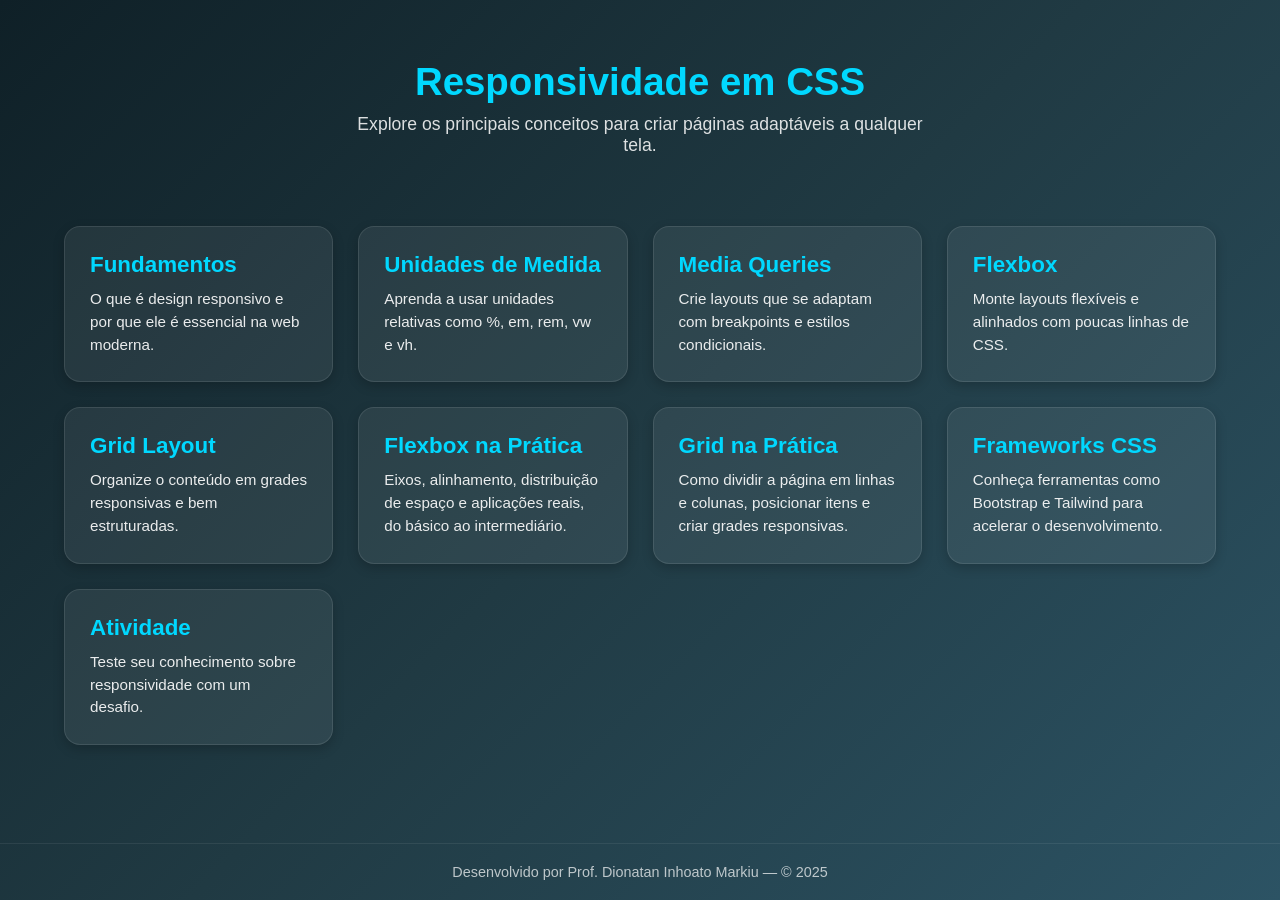
<file: index.html>
<!DOCTYPE html>
<html lang="pt-BR">
<head>
  <meta charset="UTF-8" />
  <meta name="viewport" content="width=device-width, initial-scale=1.0" />
  <title>Hub de Aulas - Responsividade em CSS</title>
  <link rel="stylesheet" href="style.css" />
</head>
<body>

  <header>
    <h1>Responsividade em CSS</h1>
    <p>Explore os principais conceitos para criar páginas adaptáveis a qualquer tela.</p>
  </header>

  <main class="hub-container">

    <a href="fundamentos.html" class="card">
      <h2>Fundamentos</h2>
      <p>O que é design responsivo e por que ele é essencial na web moderna.</p>
    </a>

    <a href="unidades.html" class="card">
      <h2>Unidades de Medida</h2>
      <p>Aprenda a usar unidades relativas como %, em, rem, vw e vh.</p>
    </a>

    <a href="media-queries.html" class="card">
      <h2>Media Queries</h2>
      <p>Crie layouts que se adaptam com breakpoints e estilos condicionais.</p>
    </a>

    <a href="flexbox.html" class="card">
      <h2>Flexbox</h2>
      <p>Monte layouts flexíveis e alinhados com poucas linhas de CSS.</p>
    </a>

    <a href="grid.html" class="card">
      <h2>Grid Layout</h2>
      <p>Organize o conteúdo em grades responsivas e bem estruturadas.</p>
    </a>

    <a href="flexbox-guia.html" class="card">
      <h2>Flexbox na Prática</h2>
      <p>Eixos, alinhamento, distribuição de espaço e aplicações reais, do básico ao intermediário.</p>
    </a>

    <a href="grid-guia.html" class="card">
      <h2>Grid na Prática</h2>
      <p>Como dividir a página em linhas e colunas, posicionar itens e criar grades responsivas.</p>
    </a>

    <a href="framework.html" class="card">
      <h2>Frameworks CSS</h2>
      <p>Conheça ferramentas como Bootstrap e Tailwind para acelerar o desenvolvimento.</p>
    </a>

    <a href="atividade.html" class="card">
      <h2>Atividade</h2>
      <p>Teste seu conhecimento sobre responsividade com um desafio.</p>
    </a>

  </main>

  <footer>
    <p>Desenvolvido por Prof. Dionatan Inhoato Markiu — © 2025</p>
  </footer>

</body>
</html>
</file>
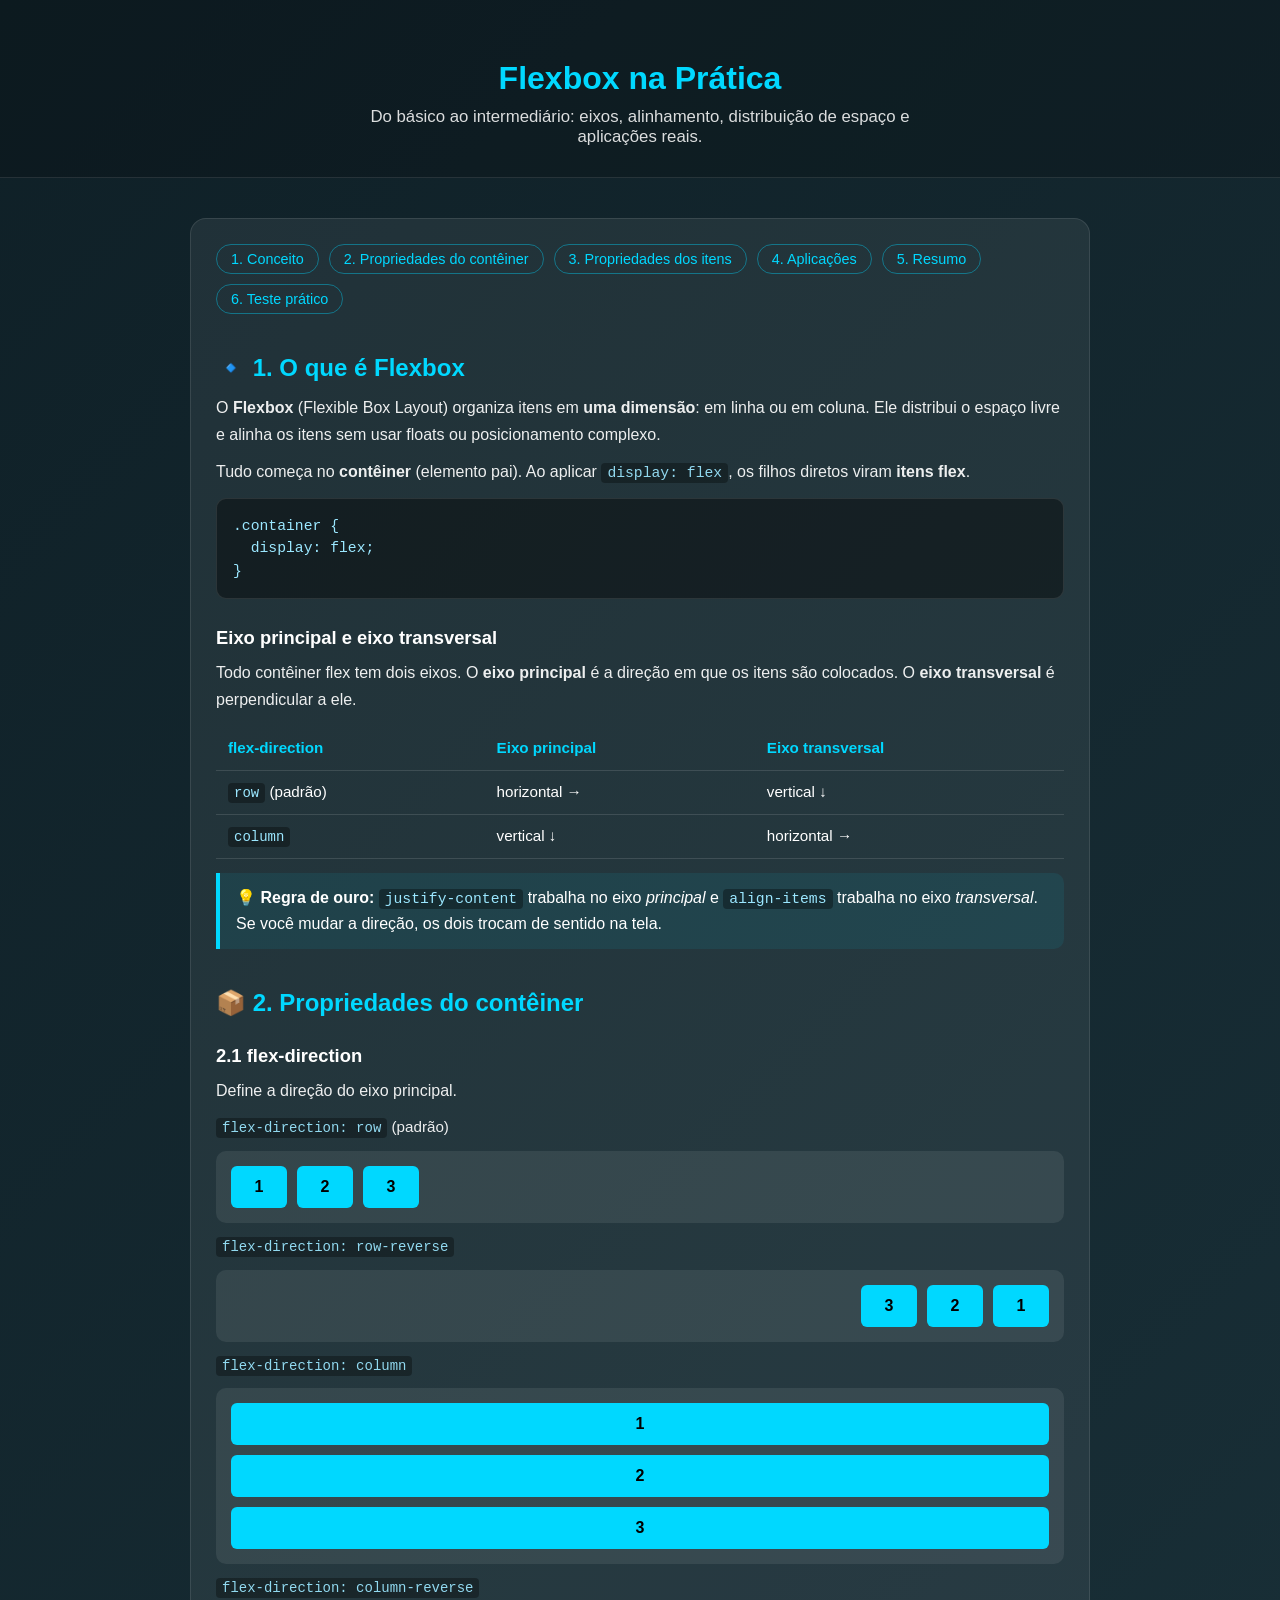
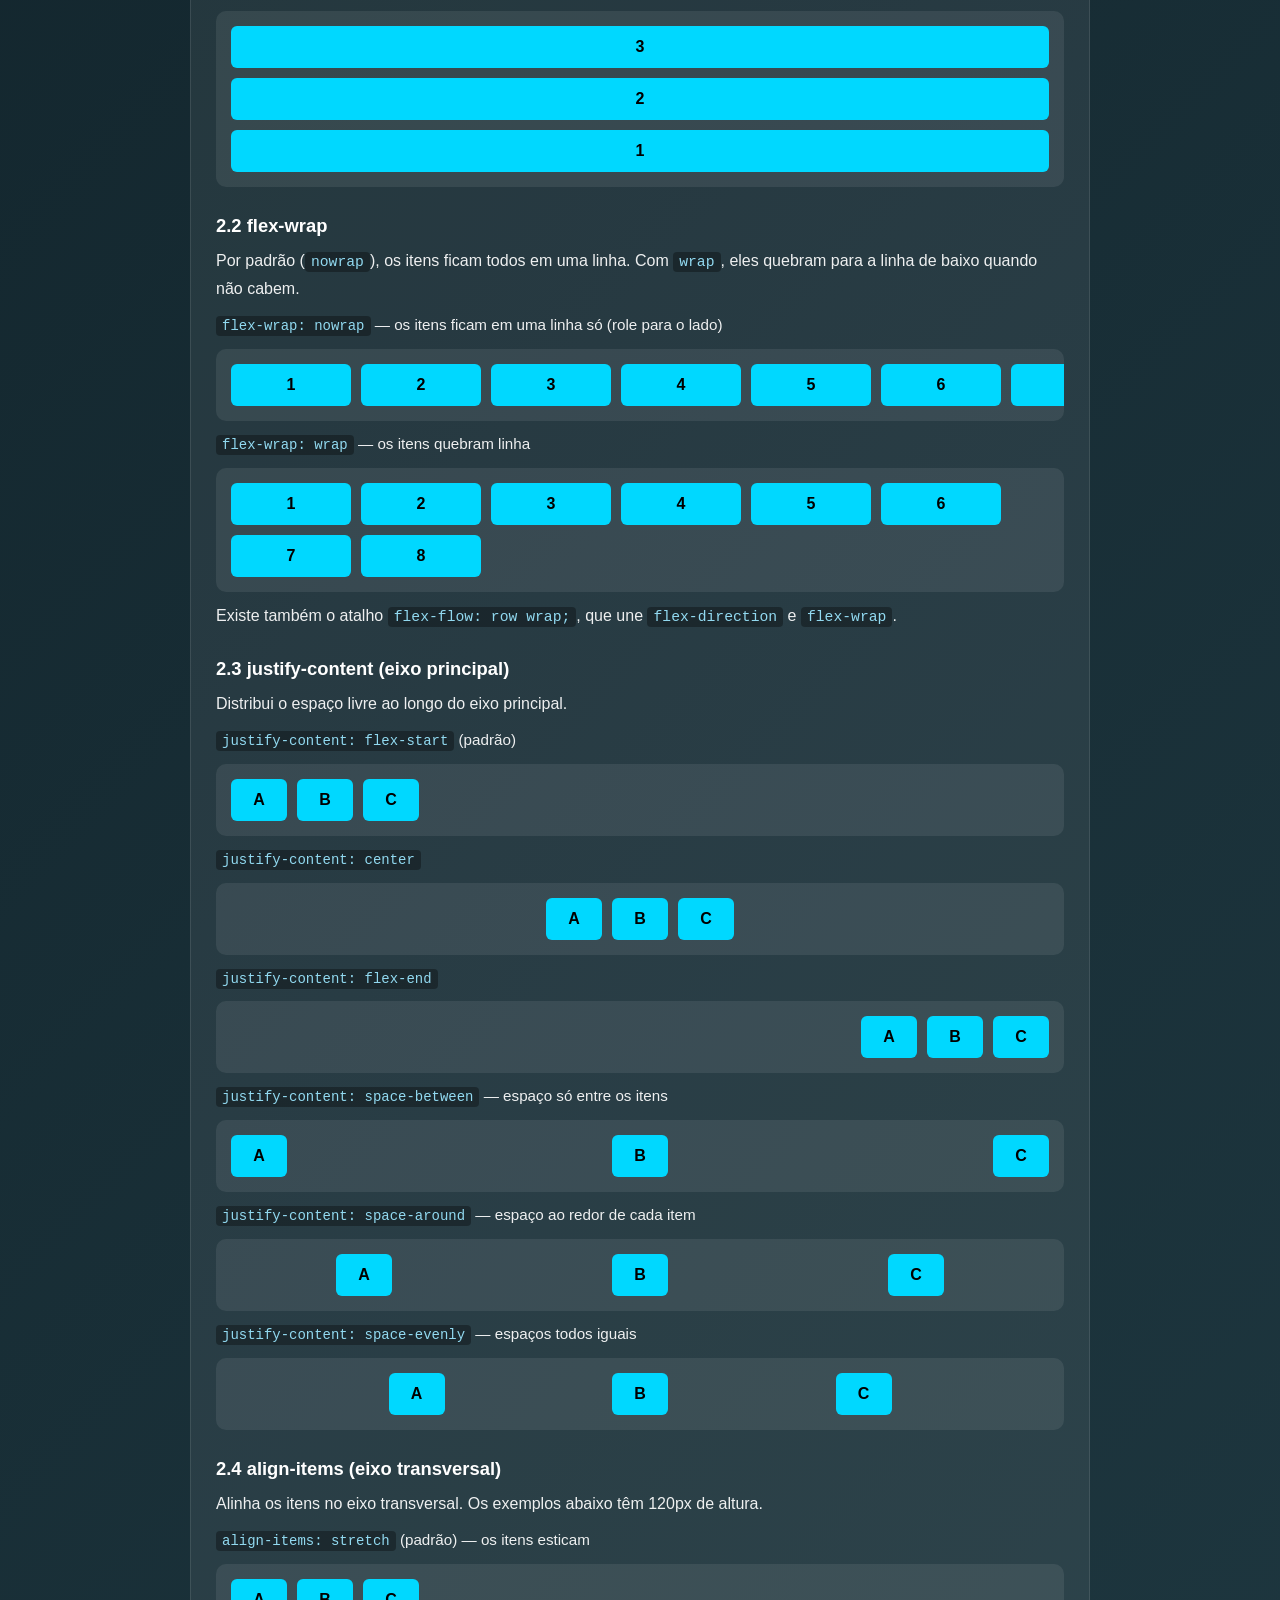
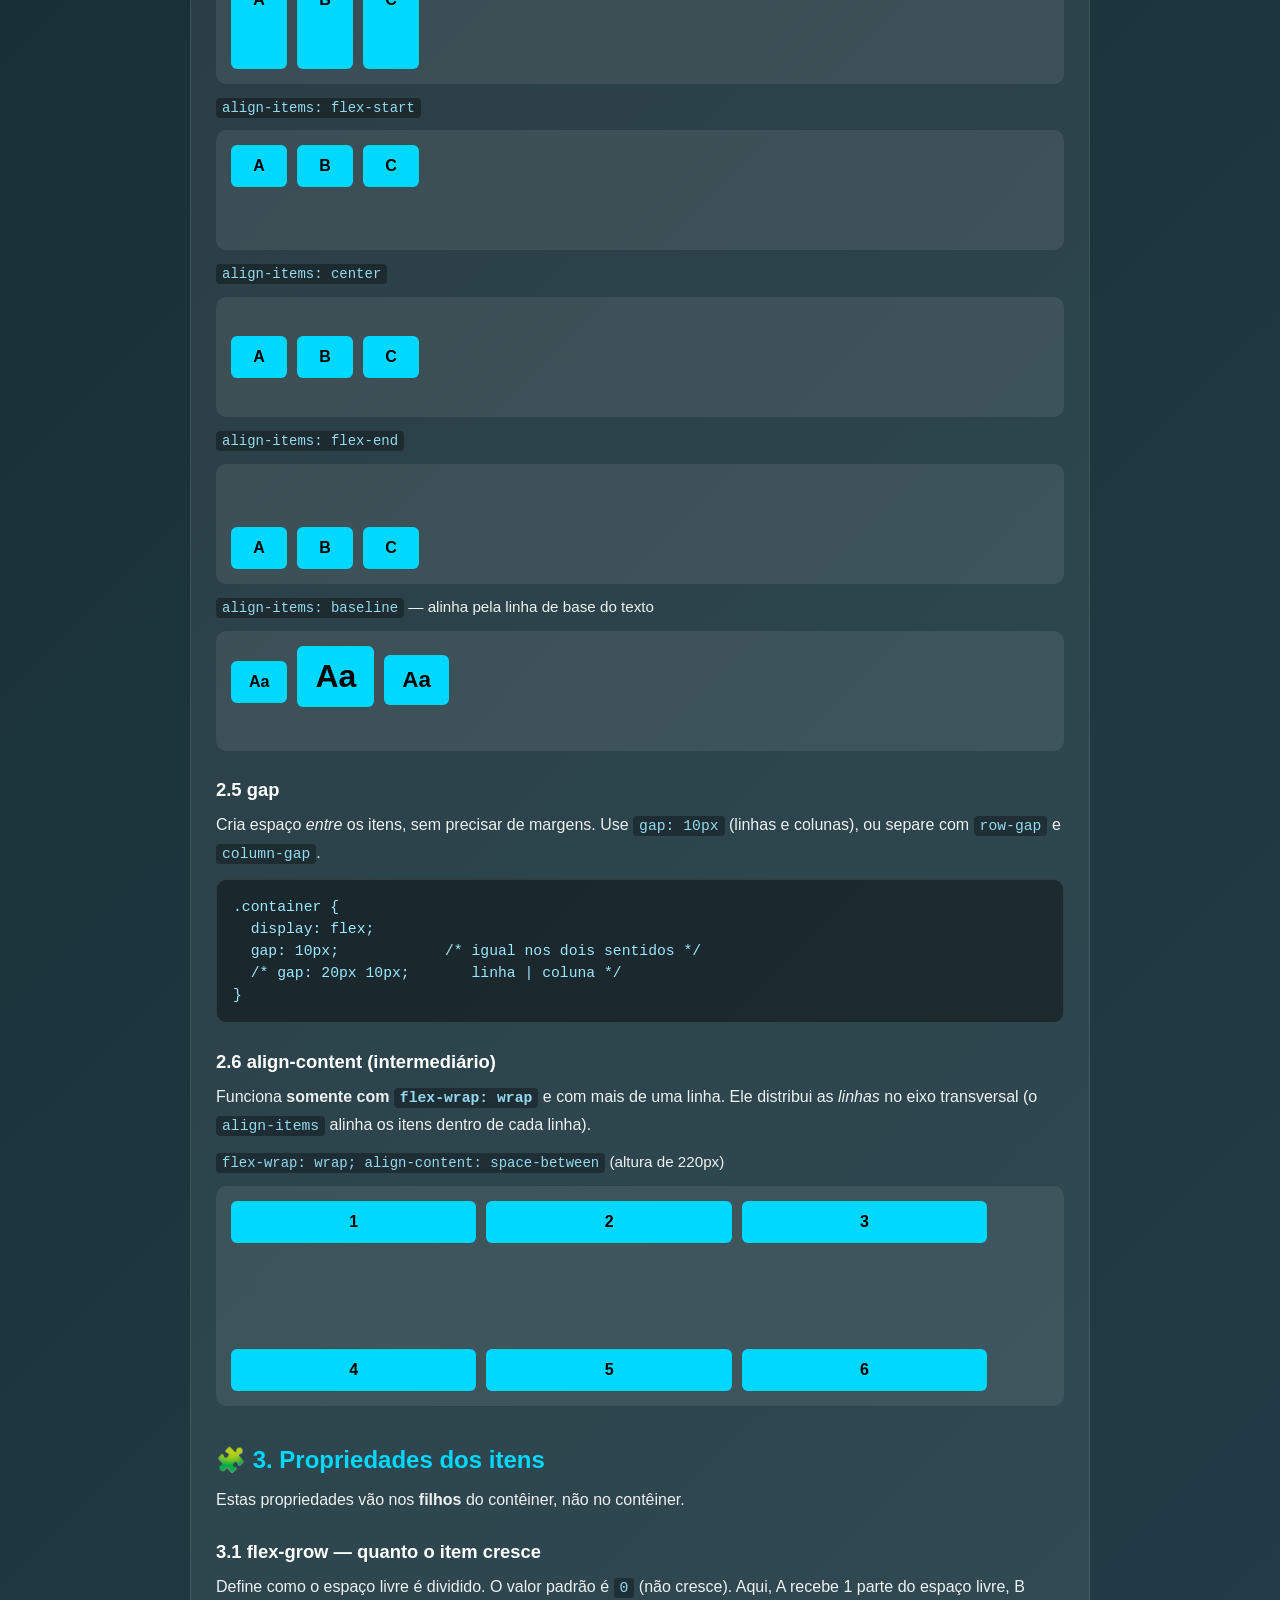
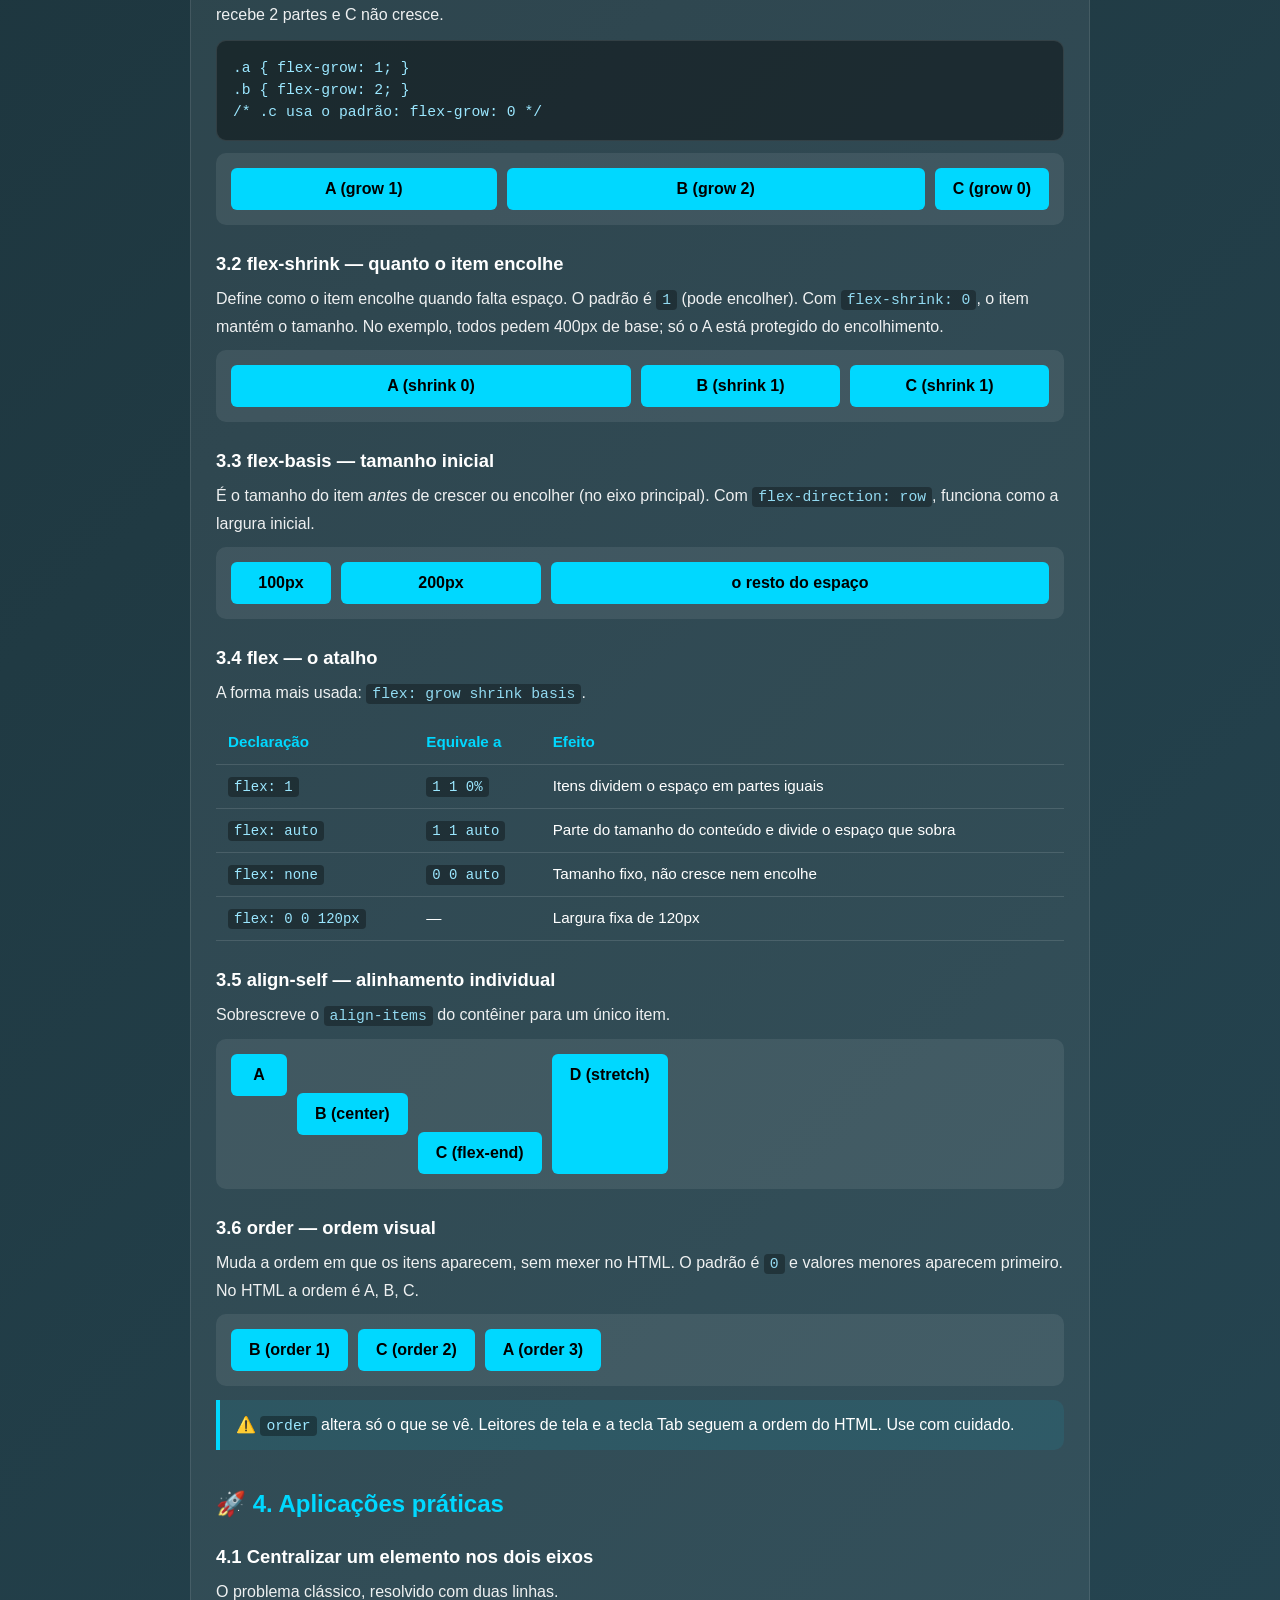
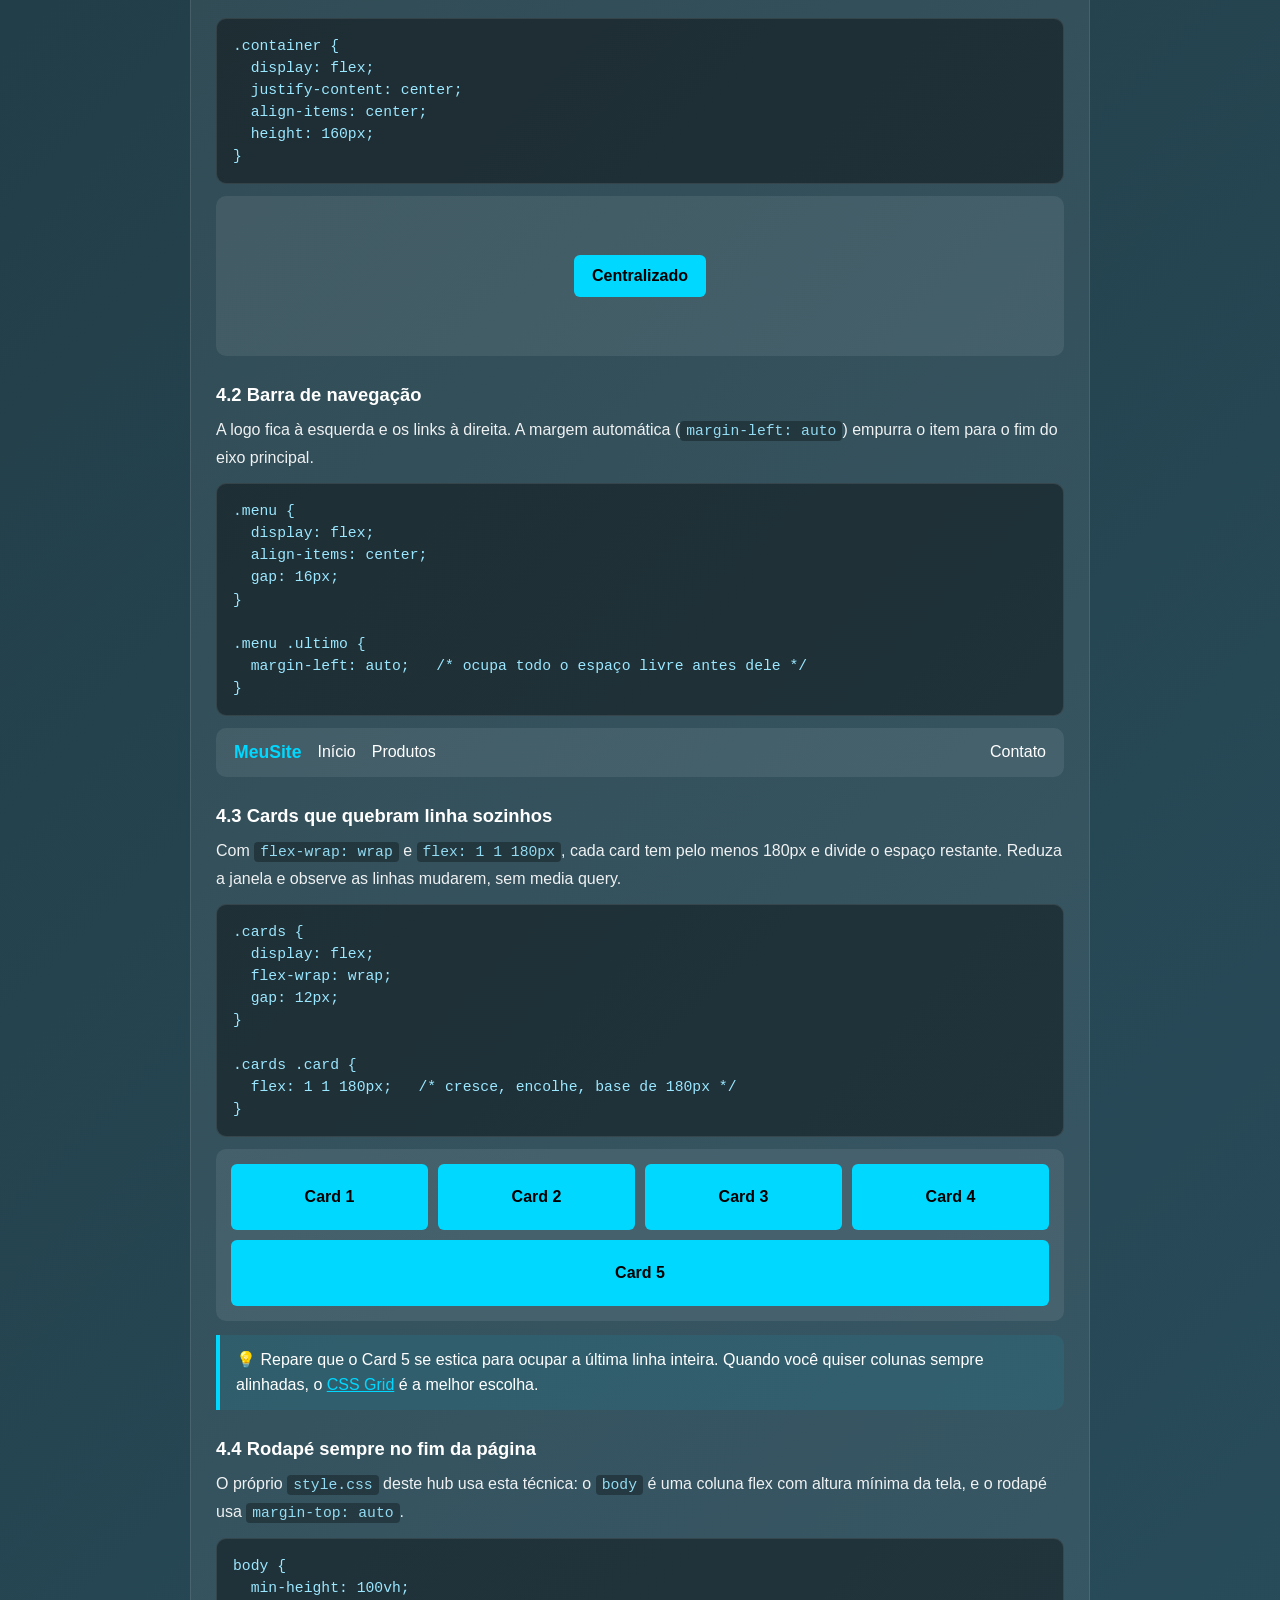
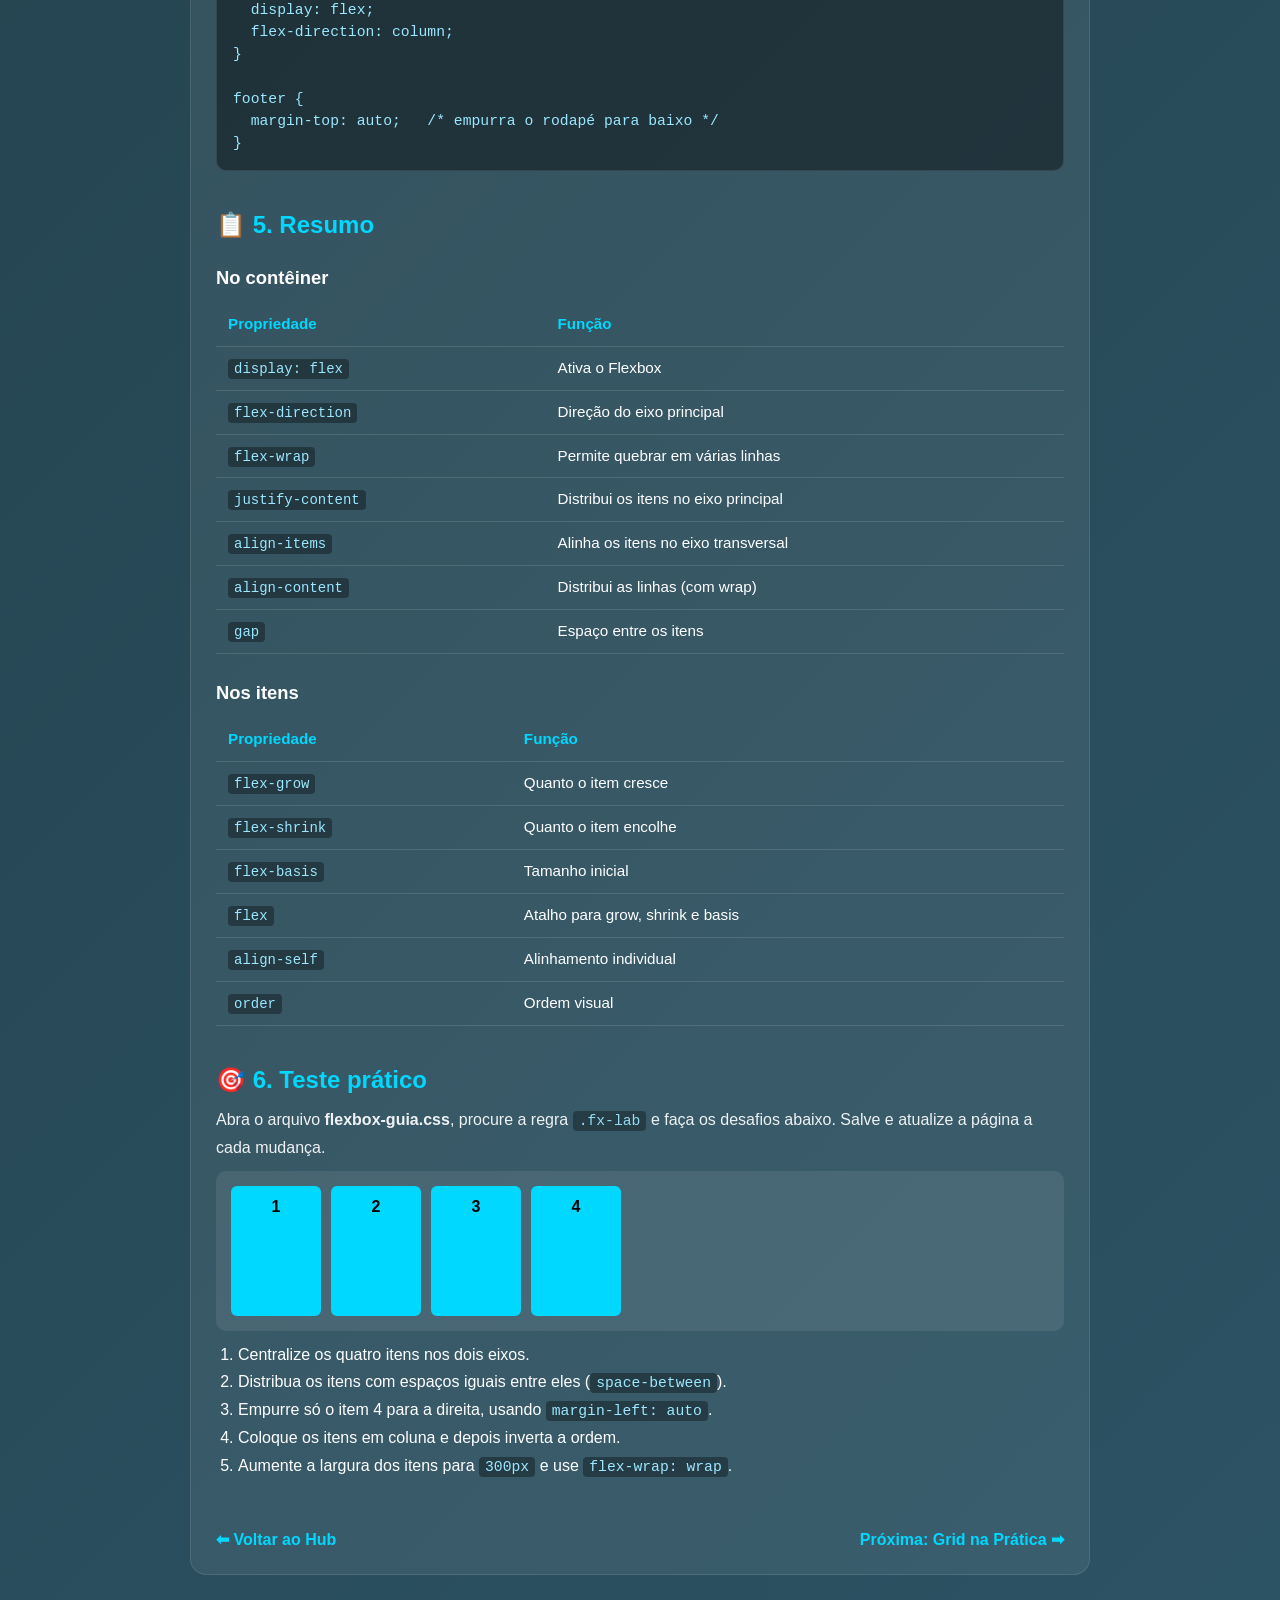
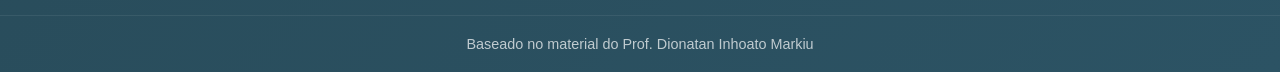
<file: flexbox-guia.html>
<!DOCTYPE html>
<html lang="pt-BR">
<head>
  <meta charset="UTF-8" />
  <meta name="viewport" content="width=device-width, initial-scale=1.0" />
  <title>Flexbox na Prática</title>
  <!-- Estilo global do hub -->
  <link rel="stylesheet" href="style.css" />
  <!-- Estilo compartilhado das páginas-guia -->
  <link rel="stylesheet" href="guia.css" />
  <!-- Estilo local -->
  <link rel="stylesheet" href="flexbox-guia.css" />
</head>
<body>

  <header class="subpage-header">
    <h1>Flexbox na Prática</h1>
    <p>Do básico ao intermediário: eixos, alinhamento, distribuição de espaço e aplicações reais.</p>
  </header>

  <main class="content-container guia">

    <nav class="sumario" aria-label="Nesta página">
      <a href="#conceito">1. Conceito</a>
      <a href="#container">2. Propriedades do contêiner</a>
      <a href="#itens">3. Propriedades dos itens</a>
      <a href="#aplicacoes">4. Aplicações</a>
      <a href="#resumo">5. Resumo</a>
      <a href="#pratica">6. Teste prático</a>
    </nav>

    <!-- ========== 1. CONCEITO ========== -->
    <section id="conceito">
      <h2>🔹 1. O que é Flexbox</h2>
      <p>
        O <strong>Flexbox</strong> (Flexible Box Layout) organiza itens em <strong>uma dimensão</strong>:
        em linha ou em coluna. Ele distribui o espaço livre e alinha os itens sem usar floats
        ou posicionamento complexo.
      </p>
      <p>
        Tudo começa no <strong>contêiner</strong> (elemento pai). Ao aplicar <code>display: flex</code>,
        os filhos diretos viram <strong>itens flex</strong>.
      </p>

<pre><code>.container {
  display: flex;
}</code></pre>

      <h3>Eixo principal e eixo transversal</h3>
      <p>
        Todo contêiner flex tem dois eixos. O <strong>eixo principal</strong> é a direção em que os itens
        são colocados. O <strong>eixo transversal</strong> é perpendicular a ele.
      </p>

      <div class="tabela-wrap">
        <table>
          <thead>
            <tr><th>flex-direction</th><th>Eixo principal</th><th>Eixo transversal</th></tr>
          </thead>
          <tbody>
            <tr><td><code>row</code> (padrão)</td><td>horizontal →</td><td>vertical ↓</td></tr>
            <tr><td><code>column</code></td><td>vertical ↓</td><td>horizontal →</td></tr>
          </tbody>
        </table>
      </div>

      <div class="dica">
        💡 <strong>Regra de ouro:</strong> <code>justify-content</code> trabalha no eixo <em>principal</em>
        e <code>align-items</code> trabalha no eixo <em>transversal</em>. Se você mudar a direção,
        os dois trocam de sentido na tela.
      </div>
    </section>

    <!-- ========== 2. CONTÊINER ========== -->
    <section id="container">
      <h2>📦 2. Propriedades do contêiner</h2>

      <h3>2.1 flex-direction</h3>
      <p>Define a direção do eixo principal.</p>

      <p class="rotulo"><code>flex-direction: row</code> (padrão)</p>
      <div class="demo fx fx-row"><div>1</div><div>2</div><div>3</div></div>

      <p class="rotulo"><code>flex-direction: row-reverse</code></p>
      <div class="demo fx fx-row-reverse"><div>1</div><div>2</div><div>3</div></div>

      <p class="rotulo"><code>flex-direction: column</code></p>
      <div class="demo fx fx-column"><div>1</div><div>2</div><div>3</div></div>

      <p class="rotulo"><code>flex-direction: column-reverse</code></p>
      <div class="demo fx fx-column-reverse"><div>1</div><div>2</div><div>3</div></div>

      <h3>2.2 flex-wrap</h3>
      <p>
        Por padrão (<code>nowrap</code>), os itens ficam todos em uma linha. Com <code>wrap</code>,
        eles quebram para a linha de baixo quando não cabem.
      </p>

      <p class="rotulo"><code>flex-wrap: nowrap</code> — os itens ficam em uma linha só (role para o lado)</p>
      <div class="demo fx fx-nowrap">
        <div>1</div><div>2</div><div>3</div><div>4</div>
        <div>5</div><div>6</div><div>7</div><div>8</div>
      </div>

      <p class="rotulo"><code>flex-wrap: wrap</code> — os itens quebram linha</p>
      <div class="demo fx fx-wrap">
        <div>1</div><div>2</div><div>3</div><div>4</div>
        <div>5</div><div>6</div><div>7</div><div>8</div>
      </div>

      <p>
        Existe também o atalho <code>flex-flow: row wrap;</code>, que une
        <code>flex-direction</code> e <code>flex-wrap</code>.
      </p>

      <h3>2.3 justify-content (eixo principal)</h3>
      <p>Distribui o espaço livre ao longo do eixo principal.</p>

      <p class="rotulo"><code>justify-content: flex-start</code> (padrão)</p>
      <div class="demo fx jc-start"><div>A</div><div>B</div><div>C</div></div>

      <p class="rotulo"><code>justify-content: center</code></p>
      <div class="demo fx jc-center"><div>A</div><div>B</div><div>C</div></div>

      <p class="rotulo"><code>justify-content: flex-end</code></p>
      <div class="demo fx jc-end"><div>A</div><div>B</div><div>C</div></div>

      <p class="rotulo"><code>justify-content: space-between</code> — espaço só entre os itens</p>
      <div class="demo fx jc-between"><div>A</div><div>B</div><div>C</div></div>

      <p class="rotulo"><code>justify-content: space-around</code> — espaço ao redor de cada item</p>
      <div class="demo fx jc-around"><div>A</div><div>B</div><div>C</div></div>

      <p class="rotulo"><code>justify-content: space-evenly</code> — espaços todos iguais</p>
      <div class="demo fx jc-evenly"><div>A</div><div>B</div><div>C</div></div>

      <h3>2.4 align-items (eixo transversal)</h3>
      <p>Alinha os itens no eixo transversal. Os exemplos abaixo têm 120px de altura.</p>

      <p class="rotulo"><code>align-items: stretch</code> (padrão) — os itens esticam</p>
      <div class="demo fx fx-align ai-stretch"><div>A</div><div>B</div><div>C</div></div>

      <p class="rotulo"><code>align-items: flex-start</code></p>
      <div class="demo fx fx-align ai-start"><div>A</div><div>B</div><div>C</div></div>

      <p class="rotulo"><code>align-items: center</code></p>
      <div class="demo fx fx-align ai-center"><div>A</div><div>B</div><div>C</div></div>

      <p class="rotulo"><code>align-items: flex-end</code></p>
      <div class="demo fx fx-align ai-end"><div>A</div><div>B</div><div>C</div></div>

      <p class="rotulo"><code>align-items: baseline</code> — alinha pela linha de base do texto</p>
      <div class="demo fx fx-align ai-baseline">
        <div class="fonte-p">Aa</div><div class="fonte-g">Aa</div><div class="fonte-m">Aa</div>
      </div>

      <h3>2.5 gap</h3>
      <p>
        Cria espaço <em>entre</em> os itens, sem precisar de margens. Use <code>gap: 10px</code>
        (linhas e colunas), ou separe com <code>row-gap</code> e <code>column-gap</code>.
      </p>

<pre><code>.container {
  display: flex;
  gap: 10px;            /* igual nos dois sentidos */
  /* gap: 20px 10px;       linha | coluna */
}</code></pre>

      <h3>2.6 align-content (intermediário)</h3>
      <p>
        Funciona <strong>somente com <code>flex-wrap: wrap</code></strong> e com mais de uma linha.
        Ele distribui as <em>linhas</em> no eixo transversal (o <code>align-items</code> alinha
        os itens dentro de cada linha).
      </p>

      <p class="rotulo"><code>flex-wrap: wrap; align-content: space-between</code> (altura de 220px)</p>
      <div class="demo fx fx-ac">
        <div>1</div><div>2</div><div>3</div>
        <div>4</div><div>5</div><div>6</div>
      </div>
    </section>

    <!-- ========== 3. ITENS ========== -->
    <section id="itens">
      <h2>🧩 3. Propriedades dos itens</h2>
      <p>Estas propriedades vão nos <strong>filhos</strong> do contêiner, não no contêiner.</p>

      <h3>3.1 flex-grow — quanto o item cresce</h3>
      <p>
        Define como o espaço livre é dividido. O valor padrão é <code>0</code> (não cresce).
        Aqui, A recebe 1 parte do espaço livre, B recebe 2 partes e C não cresce.
      </p>

<pre><code>.a { flex-grow: 1; }
.b { flex-grow: 2; }
/* .c usa o padrão: flex-grow: 0 */</code></pre>

      <div class="demo fx">
        <div class="grow-1">A (grow 1)</div>
        <div class="grow-2">B (grow 2)</div>
        <div>C (grow 0)</div>
      </div>

      <h3>3.2 flex-shrink — quanto o item encolhe</h3>
      <p>
        Define como o item encolhe quando falta espaço. O padrão é <code>1</code> (pode encolher).
        Com <code>flex-shrink: 0</code>, o item mantém o tamanho. No exemplo, todos pedem 400px de base;
        só o A está protegido do encolhimento.
      </p>

      <div class="demo fx fx-shrink">
        <div class="shrink-0">A (shrink 0)</div>
        <div>B (shrink 1)</div>
        <div>C (shrink 1)</div>
      </div>

      <h3>3.3 flex-basis — tamanho inicial</h3>
      <p>
        É o tamanho do item <em>antes</em> de crescer ou encolher (no eixo principal).
        Com <code>flex-direction: row</code>, funciona como a largura inicial.
      </p>

      <div class="demo fx fx-basis">
        <div class="basis-100">100px</div>
        <div class="basis-200">200px</div>
        <div class="basis-resto">o resto do espaço</div>
      </div>

      <h3>3.4 flex — o atalho</h3>
      <p>A forma mais usada: <code>flex: grow shrink basis</code>.</p>

      <div class="tabela-wrap">
        <table>
          <thead>
            <tr><th>Declaração</th><th>Equivale a</th><th>Efeito</th></tr>
          </thead>
          <tbody>
            <tr><td><code>flex: 1</code></td><td><code>1 1 0%</code></td><td>Itens dividem o espaço em partes iguais</td></tr>
            <tr><td><code>flex: auto</code></td><td><code>1 1 auto</code></td><td>Parte do tamanho do conteúdo e divide o espaço que sobra</td></tr>
            <tr><td><code>flex: none</code></td><td><code>0 0 auto</code></td><td>Tamanho fixo, não cresce nem encolhe</td></tr>
            <tr><td><code>flex: 0 0 120px</code></td><td>—</td><td>Largura fixa de 120px</td></tr>
          </tbody>
        </table>
      </div>

      <h3>3.5 align-self — alinhamento individual</h3>
      <p>Sobrescreve o <code>align-items</code> do contêiner para um único item.</p>

      <div class="demo fx fx-self">
        <div>A</div>
        <div class="self-center">B (center)</div>
        <div class="self-end">C (flex-end)</div>
        <div class="self-stretch">D (stretch)</div>
      </div>

      <h3>3.6 order — ordem visual</h3>
      <p>
        Muda a ordem em que os itens aparecem, sem mexer no HTML. O padrão é <code>0</code> e
        valores menores aparecem primeiro. No HTML a ordem é A, B, C.
      </p>

      <div class="demo fx">
        <div class="ordem-3">A (order 3)</div>
        <div class="ordem-1">B (order 1)</div>
        <div class="ordem-2">C (order 2)</div>
      </div>

      <div class="dica">
        ⚠️ <code>order</code> altera só o que se vê. Leitores de tela e a tecla Tab seguem a ordem do HTML.
        Use com cuidado.
      </div>
    </section>

    <!-- ========== 4. APLICAÇÕES ========== -->
    <section id="aplicacoes">
      <h2>🚀 4. Aplicações práticas</h2>

      <h3>4.1 Centralizar um elemento nos dois eixos</h3>
      <p>O problema clássico, resolvido com duas linhas.</p>

<pre><code>.container {
  display: flex;
  justify-content: center;
  align-items: center;
  height: 160px;
}</code></pre>

      <div class="demo fx fx-centro"><div>Centralizado</div></div>

      <h3>4.2 Barra de navegação</h3>
      <p>
        A logo fica à esquerda e os links à direita. A margem automática
        (<code>margin-left: auto</code>) empurra o item para o fim do eixo principal.
      </p>

<pre><code>.menu {
  display: flex;
  align-items: center;
  gap: 16px;
}

.menu .ultimo {
  margin-left: auto;   /* ocupa todo o espaço livre antes dele */
}</code></pre>

      <div class="nav-demo">
        <strong class="logo">MeuSite</strong>
        <span>Início</span>
        <span>Produtos</span>
        <span class="empurra">Contato</span>
      </div>

      <h3>4.3 Cards que quebram linha sozinhos</h3>
      <p>
        Com <code>flex-wrap: wrap</code> e <code>flex: 1 1 180px</code>, cada card tem pelo menos 180px
        e divide o espaço restante. Reduza a janela e observe as linhas mudarem, sem media query.
      </p>

<pre><code>.cards {
  display: flex;
  flex-wrap: wrap;
  gap: 12px;
}

.cards .card {
  flex: 1 1 180px;   /* cresce, encolhe, base de 180px */
}</code></pre>

      <div class="demo fx fx-cards">
        <div>Card 1</div><div>Card 2</div><div>Card 3</div>
        <div>Card 4</div><div>Card 5</div>
      </div>

      <div class="dica">
        💡 Repare que o Card 5 se estica para ocupar a última linha inteira. Quando você quiser
        colunas sempre alinhadas, o <a href="grid-guia.html" style="color:#00d8ff;">CSS Grid</a> é a melhor escolha.
      </div>

      <h3>4.4 Rodapé sempre no fim da página</h3>
      <p>
        O próprio <code>style.css</code> deste hub usa esta técnica: o <code>body</code> é uma coluna flex
        com altura mínima da tela, e o rodapé usa <code>margin-top: auto</code>.
      </p>

<pre><code>body {
  min-height: 100vh;
  display: flex;
  flex-direction: column;
}

footer {
  margin-top: auto;   /* empurra o rodapé para baixo */
}</code></pre>
    </section>

    <!-- ========== 5. RESUMO ========== -->
    <section id="resumo">
      <h2>📋 5. Resumo</h2>

      <h3>No contêiner</h3>
      <div class="tabela-wrap">
        <table>
          <thead>
            <tr><th>Propriedade</th><th>Função</th></tr>
          </thead>
          <tbody>
            <tr><td><code>display: flex</code></td><td>Ativa o Flexbox</td></tr>
            <tr><td><code>flex-direction</code></td><td>Direção do eixo principal</td></tr>
            <tr><td><code>flex-wrap</code></td><td>Permite quebrar em várias linhas</td></tr>
            <tr><td><code>justify-content</code></td><td>Distribui os itens no eixo principal</td></tr>
            <tr><td><code>align-items</code></td><td>Alinha os itens no eixo transversal</td></tr>
            <tr><td><code>align-content</code></td><td>Distribui as linhas (com wrap)</td></tr>
            <tr><td><code>gap</code></td><td>Espaço entre os itens</td></tr>
          </tbody>
        </table>
      </div>

      <h3>Nos itens</h3>
      <div class="tabela-wrap">
        <table>
          <thead>
            <tr><th>Propriedade</th><th>Função</th></tr>
          </thead>
          <tbody>
            <tr><td><code>flex-grow</code></td><td>Quanto o item cresce</td></tr>
            <tr><td><code>flex-shrink</code></td><td>Quanto o item encolhe</td></tr>
            <tr><td><code>flex-basis</code></td><td>Tamanho inicial</td></tr>
            <tr><td><code>flex</code></td><td>Atalho para grow, shrink e basis</td></tr>
            <tr><td><code>align-self</code></td><td>Alinhamento individual</td></tr>
            <tr><td><code>order</code></td><td>Ordem visual</td></tr>
          </tbody>
        </table>
      </div>
    </section>

    <!-- ========== 6. TESTE PRÁTICO ========== -->
    <section id="pratica">
      <h2>🎯 6. Teste prático</h2>
      <p>
        Abra o arquivo <strong>flexbox-guia.css</strong>, procure a regra <code>.fx-lab</code> e
        faça os desafios abaixo. Salve e atualize a página a cada mudança.
      </p>

      <div class="demo fx-lab">
        <div>1</div><div>2</div><div>3</div><div>4</div>
      </div>

      <ol>
        <li>Centralize os quatro itens nos dois eixos.</li>
        <li>Distribua os itens com espaços iguais entre eles (<code>space-between</code>).</li>
        <li>Empurre só o item 4 para a direita, usando <code>margin-left: auto</code>.</li>
        <li>Coloque os itens em coluna e depois inverta a ordem.</li>
        <li>Aumente a largura dos itens para <code>300px</code> e use <code>flex-wrap: wrap</code>.</li>
      </ol>
    </section>

    <div class="navegacao">
      <a href="index.html" class="back-link">⬅ Voltar ao Hub</a>
      <a href="grid-guia.html" class="back-link">Próxima: Grid na Prática ➡</a>
    </div>

  </main>

  <footer>
    <p>Baseado no material do Prof. Dionatan Inhoato Markiu</p>
  </footer>

</body>
</html>
</file>
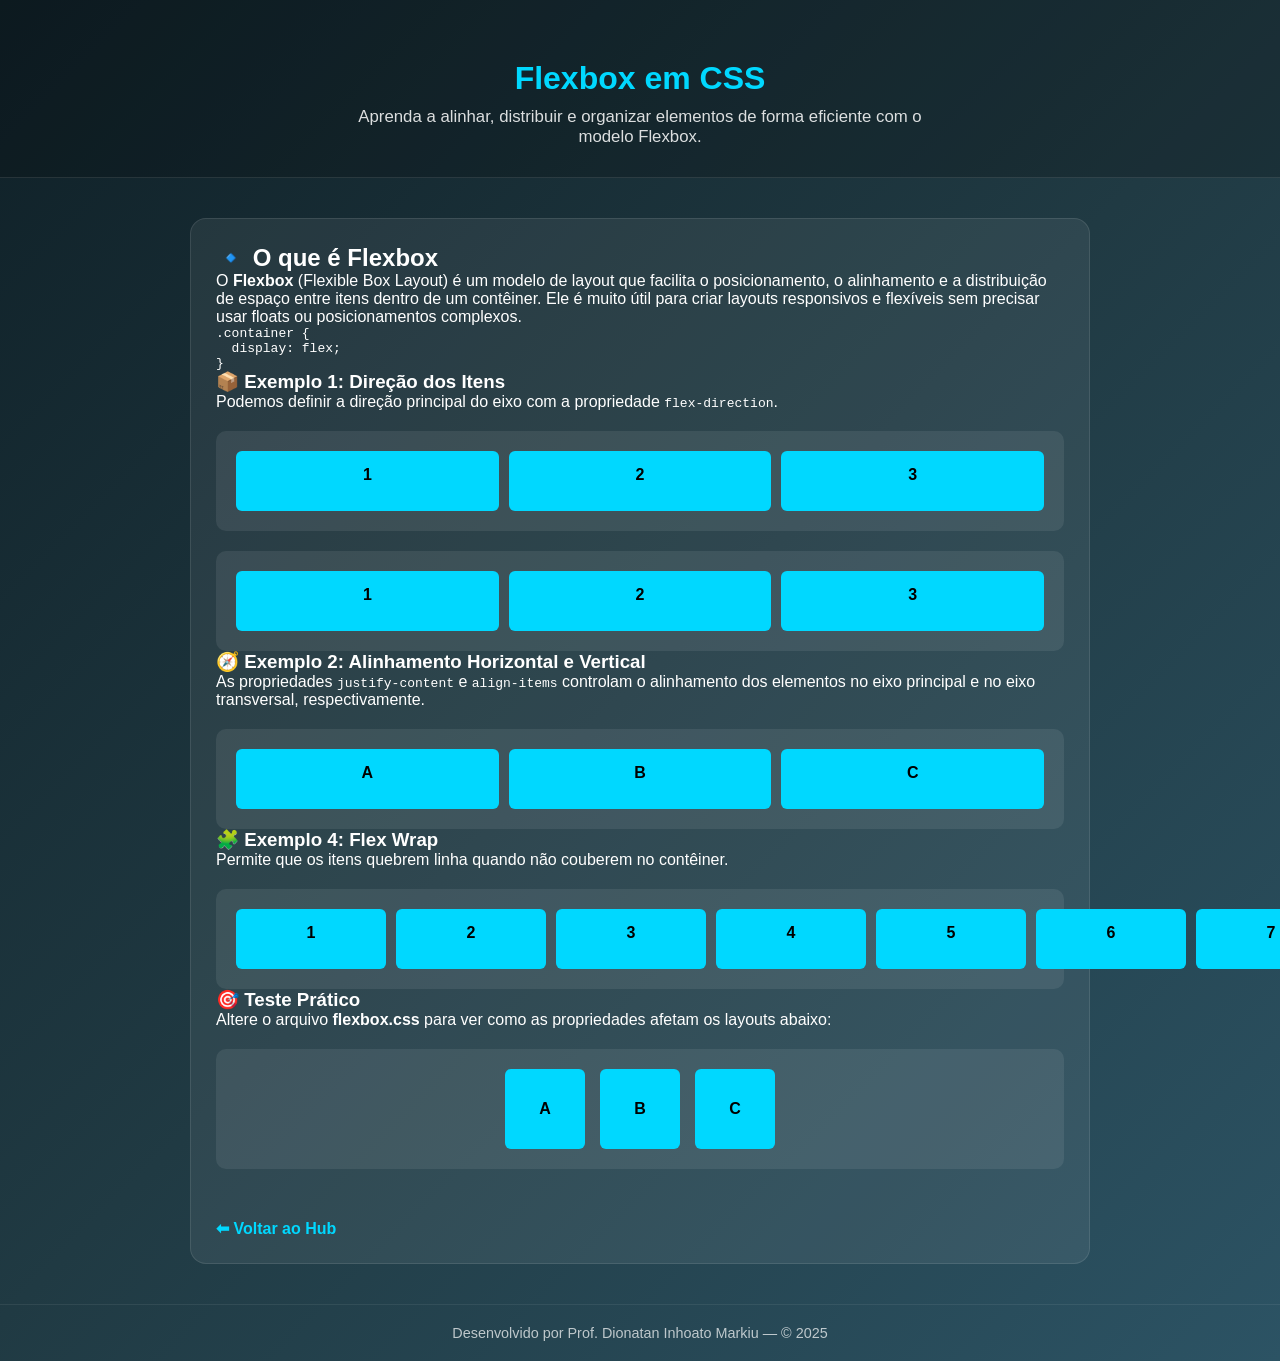
<file: flexbox.html>
<!DOCTYPE html>
<html lang="pt-BR">
<head>
  <meta charset="UTF-8" />
  <meta name="viewport" content="width=device-width, initial-scale=1.0" />
  <title>Flexbox em CSS</title>
  <link rel="stylesheet" href="style.css" />
  <link rel="stylesheet" href="flexbox.css" />
</head>
<body>

  <header class="subpage-header">
    <h1>Flexbox em CSS</h1>
    <p>Aprenda a alinhar, distribuir e organizar elementos de forma eficiente com o modelo Flexbox.</p>
  </header>

  <main class="content-container">

    <section class="intro">
      <h2>🔹 O que é Flexbox</h2>
      <p>
        O <strong>Flexbox</strong> (Flexible Box Layout) é um modelo de layout que facilita o posicionamento,
        o alinhamento e a distribuição de espaço entre itens dentro de um contêiner.
        Ele é muito útil para criar layouts responsivos e flexíveis sem precisar usar floats ou posicionamentos complexos.
      </p>

      <pre><code>.container {
  display: flex;
}</code></pre>
    </section>

    <section class="example-section">
      <h3>📦 Exemplo 1: Direção dos Itens</h3>
      <p>Podemos definir a direção principal do eixo com a propriedade <code>flex-direction</code>.</p>

      <div class="flex-example direction-row">
        <div>1</div>
        <div>2</div>
        <div>3</div>
      </div>

      <div class="flex-example direction-column">
        <div>1</div>
        <div>2</div>
        <div>3</div>
      </div>
    </section>

    <section class="example-section">
      <h3>🧭 Exemplo 2: Alinhamento Horizontal e Vertical</h3>
      <p>
        As propriedades <code>justify-content</code> e <code>align-items</code> controlam o alinhamento dos elementos
        no eixo principal e no eixo transversal, respectivamente.
      </p>

      <div class="flex-example center-example">
        <div>A</div>
        <div>B</div>
        <div>C</div>
      </div>
    </section>

    <section class="example-section">
      <h3>🧩 Exemplo 4: Flex Wrap</h3>
      <p>Permite que os itens quebrem linha quando não couberem no contêiner.</p>

      <div class="flex-example flex-wrap">
        <div>1</div><div>2</div><div>3</div><div>4</div>
        <div>5</div><div>6</div><div>7</div><div>8</div>
      </div>
    </section>

    <section class="example-section">
      <h3>🎯 Teste Prático</h3>
      <p>Altere o arquivo <strong>flexbox.css</strong> para ver como as propriedades afetam os layouts abaixo:</p>

      <div class="test-area">
        <div class="box a">A</div>
        <div class="box b">B</div>
        <div class="box c">C</div>
      </div>
    </section>

    <a href="index.html" class="back-link">⬅ Voltar ao Hub</a>

  </main>

  <footer>
    <p>Desenvolvido por Prof. Dionatan Inhoato Markiu — © 2025</p>
  </footer>

</body>
</html>
</file>
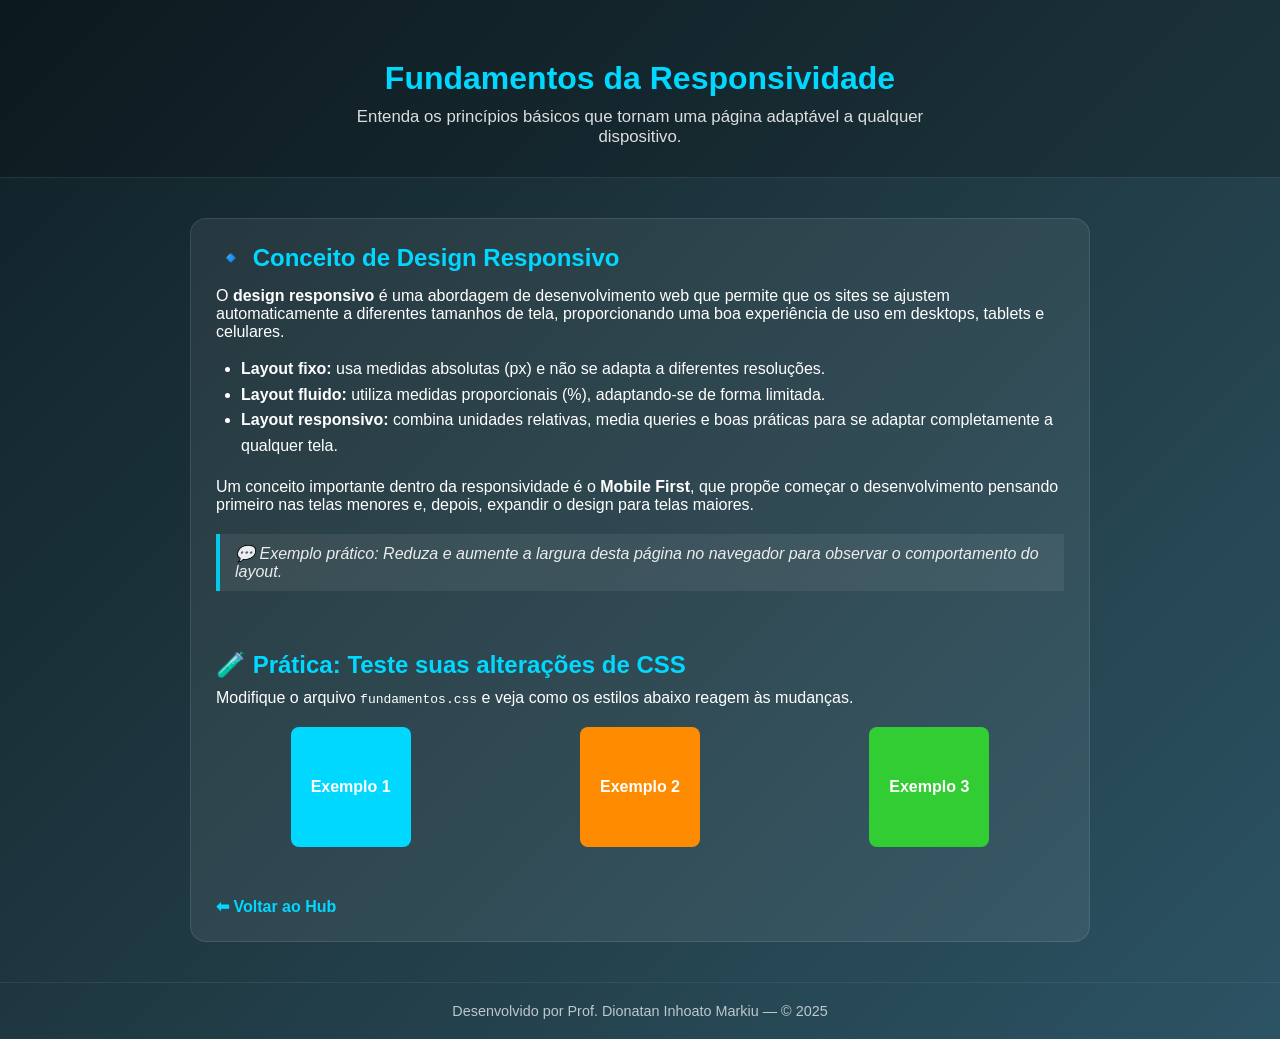
<file: fundamentos.html>
<!DOCTYPE html>
<html lang="pt-BR">
<head>
  <meta charset="UTF-8" />
  <meta name="viewport" content="width=device-width, initial-scale=1.0" />
  <title>Fundamentos da Responsividade</title>
  <!-- Estilo global -->
  <link rel="stylesheet" href="style.css" />
  <!-- Estilo local -->
  <link rel="stylesheet" href="fundamentos.css" />
</head>
<body>

  <header class="subpage-header">
    <h1>Fundamentos da Responsividade</h1>
    <p>Entenda os princípios básicos que tornam uma página adaptável a qualquer dispositivo.</p>
  </header>

  <main class="content-container">

    <section class="intro">
      <h2>🔹 Conceito de Design Responsivo</h2>
      <p>
        O <strong>design responsivo</strong> é uma abordagem de desenvolvimento web que permite que os sites se ajustem automaticamente a diferentes tamanhos de tela, proporcionando uma boa experiência de uso em desktops, tablets e celulares.
      </p>
      <ul>
        <li><strong>Layout fixo:</strong> usa medidas absolutas (px) e não se adapta a diferentes resoluções.</li>
        <li><strong>Layout fluido:</strong> utiliza medidas proporcionais (%), adaptando-se de forma limitada.</li>
        <li><strong>Layout responsivo:</strong> combina unidades relativas, media queries e boas práticas para se adaptar completamente a qualquer tela.</li>
      </ul>
      <p>
        Um conceito importante dentro da responsividade é o <strong>Mobile First</strong>, que propõe começar o desenvolvimento pensando primeiro nas telas menores e, depois, expandir o design para telas maiores.
      </p>

      <blockquote>
        💬 <em>Exemplo prático:</em> Reduza e aumente a largura desta página no navegador para observar o comportamento do layout.
      </blockquote>
    </section>

    <section class="practice">
      <h2>🧪 Prática: Teste suas alterações de CSS</h2>
      <p>Modifique o arquivo <code>fundamentos.css</code> e veja como os estilos abaixo reagem às mudanças.</p>

      <div class="test-area">
        <div class="box exemplo1">Exemplo 1</div>
        <div class="box exemplo2">Exemplo 2</div>
        <div class="box exemplo3">Exemplo 3</div>
      </div>
    </section>

    <a href="index.html" class="back-link">⬅ Voltar ao Hub</a>

  </main>

  <footer>
    <p>Desenvolvido por Prof. Dionatan Inhoato Markiu — © 2025</p>
  </footer>

</body>
</html>
</file>
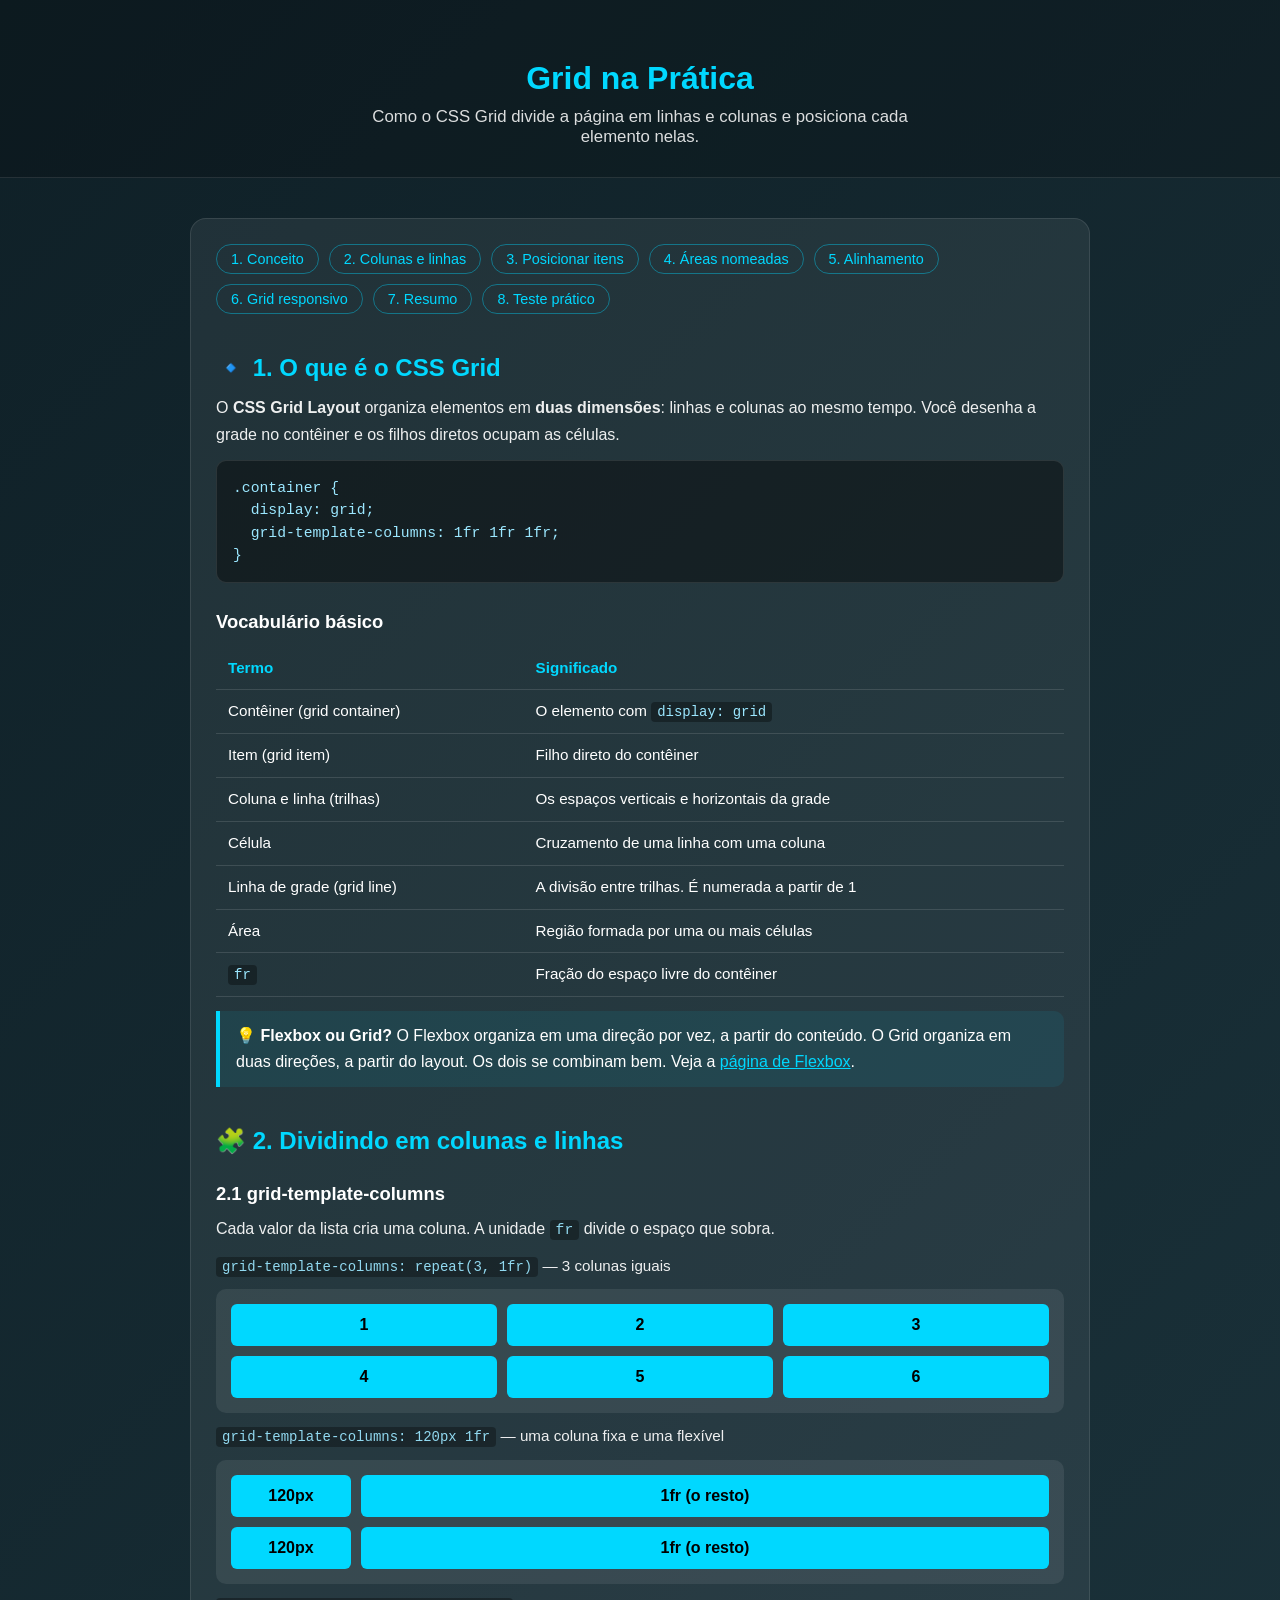
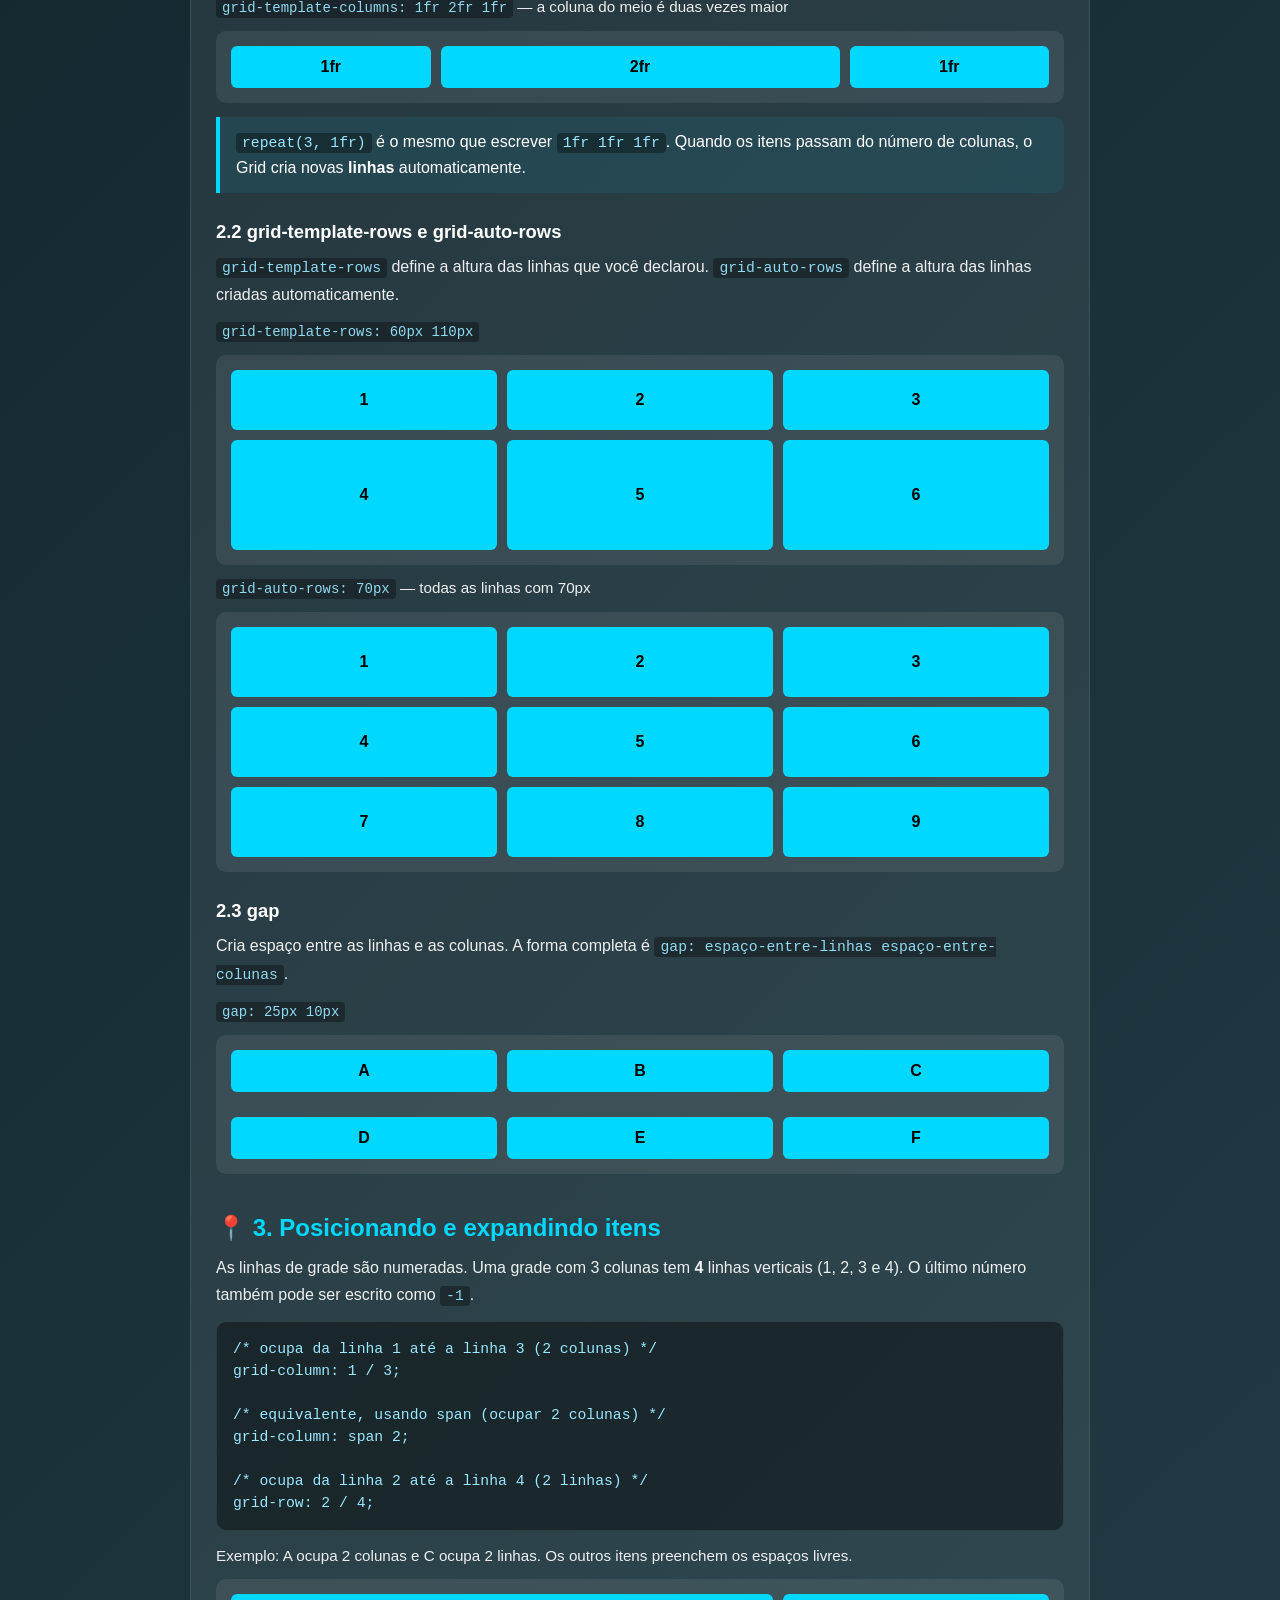
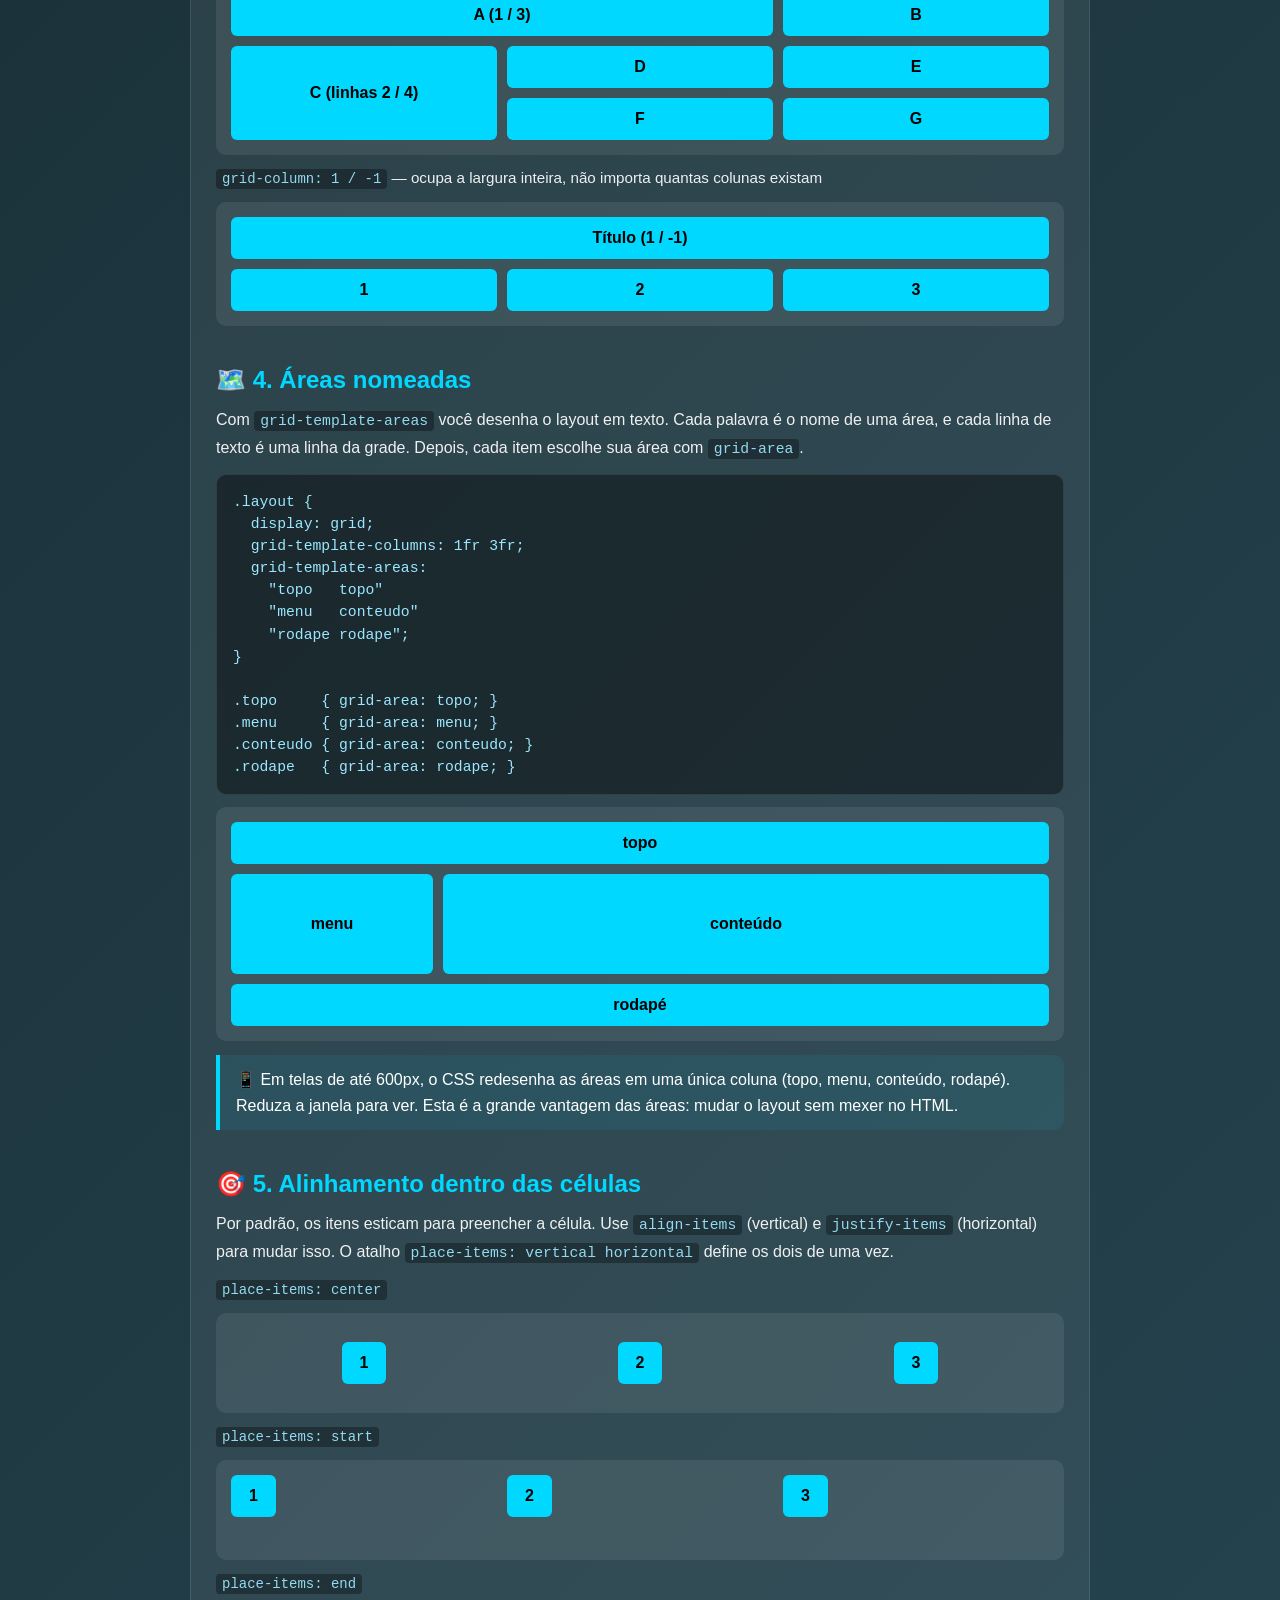
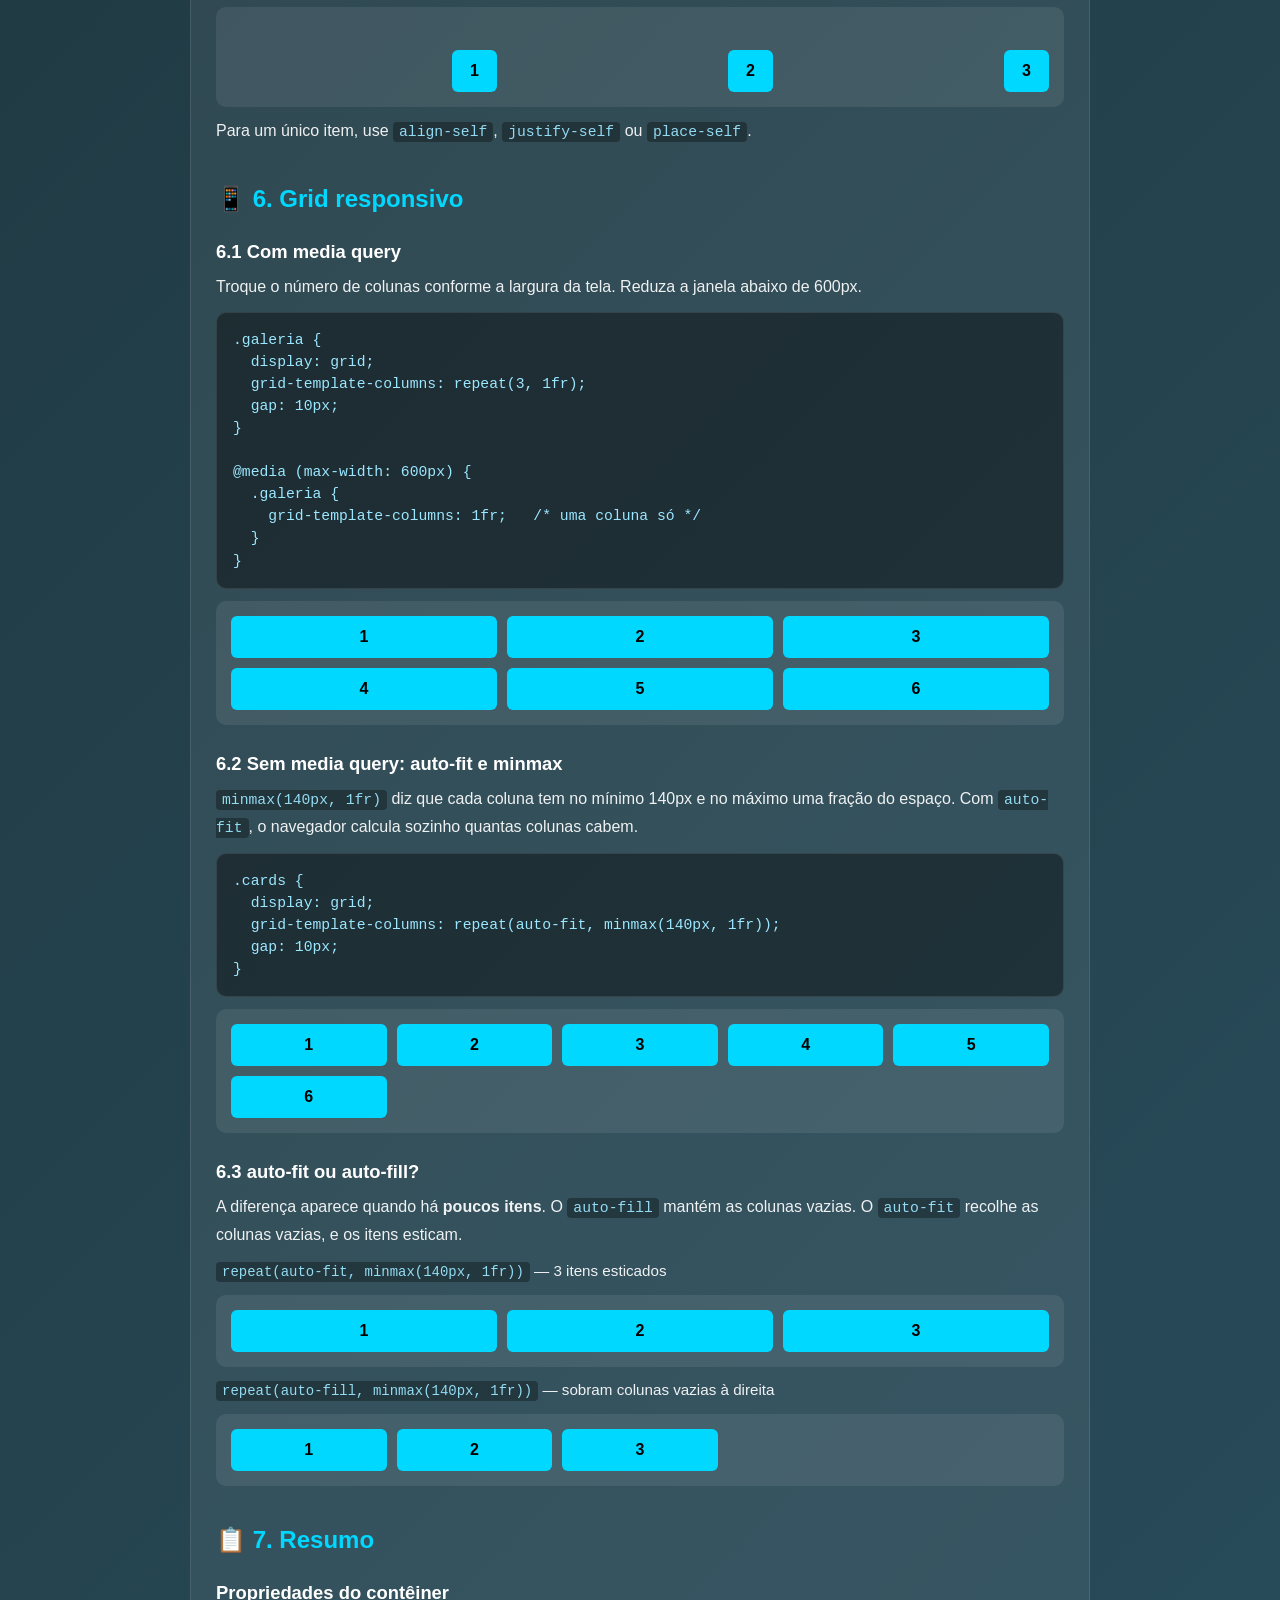
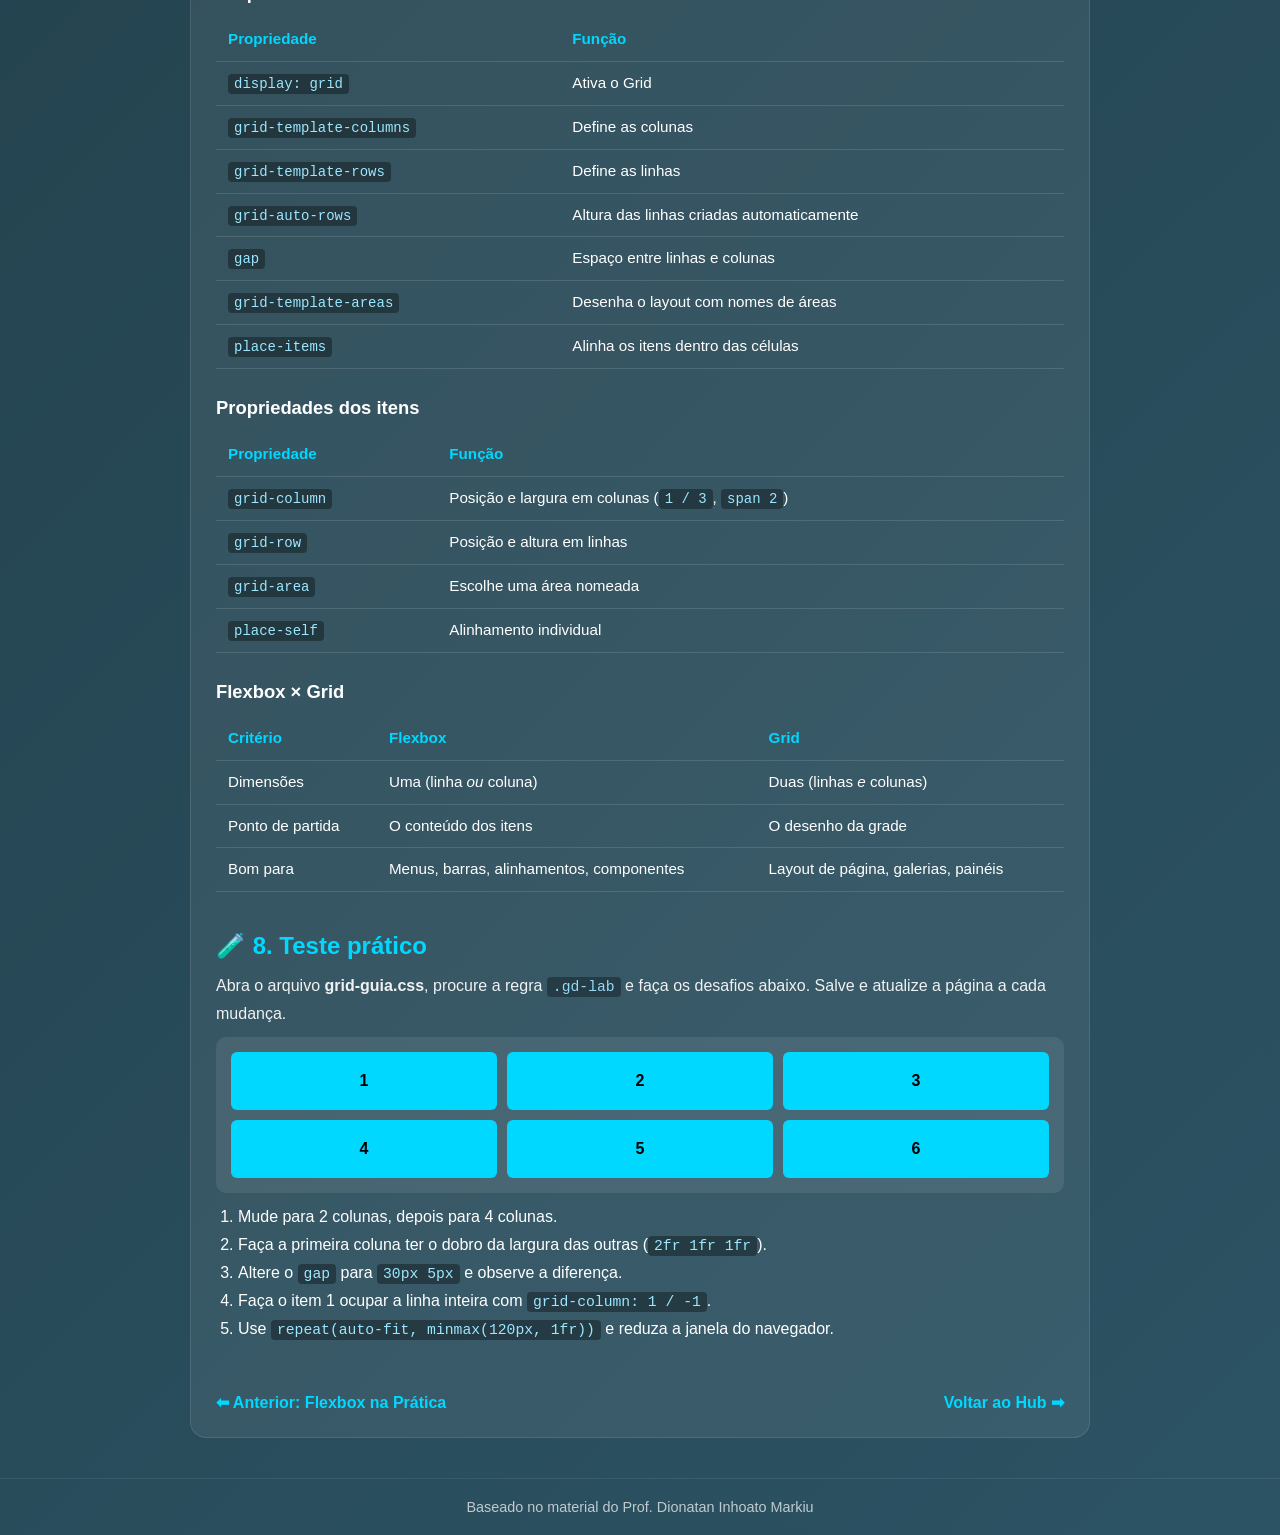
<file: grid-guia.html>
<!DOCTYPE html>
<html lang="pt-BR">
<head>
  <meta charset="UTF-8" />
  <meta name="viewport" content="width=device-width, initial-scale=1.0" />
  <title>Grid na Prática</title>
  <!-- Estilo global do hub -->
  <link rel="stylesheet" href="style.css" />
  <!-- Estilo compartilhado das páginas-guia -->
  <link rel="stylesheet" href="guia.css" />
  <!-- Estilo local -->
  <link rel="stylesheet" href="grid-guia.css" />
</head>
<body>

  <header class="subpage-header">
    <h1>Grid na Prática</h1>
    <p>Como o CSS Grid divide a página em linhas e colunas e posiciona cada elemento nelas.</p>
  </header>

  <main class="content-container guia">

    <nav class="sumario" aria-label="Nesta página">
      <a href="#conceito">1. Conceito</a>
      <a href="#colunas-linhas">2. Colunas e linhas</a>
      <a href="#posicionar">3. Posicionar itens</a>
      <a href="#areas">4. Áreas nomeadas</a>
      <a href="#alinhar">5. Alinhamento</a>
      <a href="#responsivo">6. Grid responsivo</a>
      <a href="#resumo">7. Resumo</a>
      <a href="#pratica">8. Teste prático</a>
    </nav>

    <!-- ========== 1. CONCEITO ========== -->
    <section id="conceito">
      <h2>🔹 1. O que é o CSS Grid</h2>
      <p>
        O <strong>CSS Grid Layout</strong> organiza elementos em <strong>duas dimensões</strong>:
        linhas e colunas ao mesmo tempo. Você desenha a grade no contêiner e os filhos diretos
        ocupam as células.
      </p>

<pre><code>.container {
  display: grid;
  grid-template-columns: 1fr 1fr 1fr;
}</code></pre>

      <h3>Vocabulário básico</h3>
      <div class="tabela-wrap">
        <table>
          <thead>
            <tr><th>Termo</th><th>Significado</th></tr>
          </thead>
          <tbody>
            <tr><td>Contêiner (grid container)</td><td>O elemento com <code>display: grid</code></td></tr>
            <tr><td>Item (grid item)</td><td>Filho direto do contêiner</td></tr>
            <tr><td>Coluna e linha (trilhas)</td><td>Os espaços verticais e horizontais da grade</td></tr>
            <tr><td>Célula</td><td>Cruzamento de uma linha com uma coluna</td></tr>
            <tr><td>Linha de grade (grid line)</td><td>A divisão entre trilhas. É numerada a partir de 1</td></tr>
            <tr><td>Área</td><td>Região formada por uma ou mais células</td></tr>
            <tr><td><code>fr</code></td><td>Fração do espaço livre do contêiner</td></tr>
          </tbody>
        </table>
      </div>

      <div class="dica">
        💡 <strong>Flexbox ou Grid?</strong> O Flexbox organiza em uma direção por vez, a partir do conteúdo.
        O Grid organiza em duas direções, a partir do layout. Os dois se combinam bem.
        Veja a <a href="flexbox-guia.html" style="color:#00d8ff;">página de Flexbox</a>.
      </div>
    </section>

    <!-- ========== 2. COLUNAS E LINHAS ========== -->
    <section id="colunas-linhas">
      <h2>🧩 2. Dividindo em colunas e linhas</h2>

      <h3>2.1 grid-template-columns</h3>
      <p>Cada valor da lista cria uma coluna. A unidade <code>fr</code> divide o espaço que sobra.</p>

      <p class="rotulo"><code>grid-template-columns: repeat(3, 1fr)</code> — 3 colunas iguais</p>
      <div class="demo gd gd-3col">
        <div>1</div><div>2</div><div>3</div>
        <div>4</div><div>5</div><div>6</div>
      </div>

      <p class="rotulo"><code>grid-template-columns: 120px 1fr</code> — uma coluna fixa e uma flexível</p>
      <div class="demo gd gd-fixo-fr">
        <div>120px</div><div>1fr (o resto)</div>
        <div>120px</div><div>1fr (o resto)</div>
      </div>

      <p class="rotulo"><code>grid-template-columns: 1fr 2fr 1fr</code> — a coluna do meio é duas vezes maior</p>
      <div class="demo gd gd-proporcao">
        <div>1fr</div><div>2fr</div><div>1fr</div>
      </div>

      <div class="dica">
        <code>repeat(3, 1fr)</code> é o mesmo que escrever <code>1fr 1fr 1fr</code>.
        Quando os itens passam do número de colunas, o Grid cria novas <strong>linhas</strong> automaticamente.
      </div>

      <h3>2.2 grid-template-rows e grid-auto-rows</h3>
      <p>
        <code>grid-template-rows</code> define a altura das linhas que você declarou.
        <code>grid-auto-rows</code> define a altura das linhas criadas automaticamente.
      </p>

      <p class="rotulo"><code>grid-template-rows: 60px 110px</code></p>
      <div class="demo gd gd-linhas">
        <div>1</div><div>2</div><div>3</div>
        <div>4</div><div>5</div><div>6</div>
      </div>

      <p class="rotulo"><code>grid-auto-rows: 70px</code> — todas as linhas com 70px</p>
      <div class="demo gd gd-auto-rows">
        <div>1</div><div>2</div><div>3</div>
        <div>4</div><div>5</div><div>6</div>
        <div>7</div><div>8</div><div>9</div>
      </div>

      <h3>2.3 gap</h3>
      <p>
        Cria espaço entre as linhas e as colunas. A forma completa é
        <code>gap: espaço-entre-linhas espaço-entre-colunas</code>.
      </p>

      <p class="rotulo"><code>gap: 25px 10px</code></p>
      <div class="demo gd gd-gap">
        <div>A</div><div>B</div><div>C</div>
        <div>D</div><div>E</div><div>F</div>
      </div>
    </section>

    <!-- ========== 3. POSICIONAR ========== -->
    <section id="posicionar">
      <h2>📍 3. Posicionando e expandindo itens</h2>
      <p>
        As linhas de grade são numeradas. Uma grade com 3 colunas tem <strong>4</strong> linhas verticais
        (1, 2, 3 e 4). O último número também pode ser escrito como <code>-1</code>.
      </p>

<pre><code>/* ocupa da linha 1 até a linha 3 (2 colunas) */
grid-column: 1 / 3;

/* equivalente, usando span (ocupar 2 colunas) */
grid-column: span 2;

/* ocupa da linha 2 até a linha 4 (2 linhas) */
grid-row: 2 / 4;</code></pre>

      <p class="rotulo">Exemplo: A ocupa 2 colunas e C ocupa 2 linhas. Os outros itens preenchem os espaços livres.</p>
      <div class="demo gd gd-span">
        <div class="sp-a">A (1 / 3)</div>
        <div>B</div>
        <div class="sp-c">C (linhas 2 / 4)</div>
        <div>D</div><div>E</div><div>F</div><div>G</div>
      </div>

      <p class="rotulo"><code>grid-column: 1 / -1</code> — ocupa a largura inteira, não importa quantas colunas existam</p>
      <div class="demo gd gd-span-total">
        <div class="sp-titulo">Título (1 / -1)</div>
        <div>1</div><div>2</div><div>3</div>
      </div>
    </section>

    <!-- ========== 4. ÁREAS ========== -->
    <section id="areas">
      <h2>🗺️ 4. Áreas nomeadas</h2>
      <p>
        Com <code>grid-template-areas</code> você desenha o layout em texto. Cada palavra é o nome
        de uma área, e cada linha de texto é uma linha da grade. Depois, cada item escolhe sua
        área com <code>grid-area</code>.
      </p>

<pre><code>.layout {
  display: grid;
  grid-template-columns: 1fr 3fr;
  grid-template-areas:
    "topo   topo"
    "menu   conteudo"
    "rodape rodape";
}

.topo     { grid-area: topo; }
.menu     { grid-area: menu; }
.conteudo { grid-area: conteudo; }
.rodape   { grid-area: rodape; }</code></pre>

      <div class="demo gd gd-areas">
        <div class="topo">topo</div>
        <div class="menu">menu</div>
        <div class="conteudo">conteúdo</div>
        <div class="rodape">rodapé</div>
      </div>

      <div class="dica">
        📱 Em telas de até 600px, o CSS redesenha as áreas em uma única coluna
        (topo, menu, conteúdo, rodapé). Reduza a janela para ver. Esta é a grande vantagem
        das áreas: mudar o layout sem mexer no HTML.
      </div>
    </section>

    <!-- ========== 5. ALINHAMENTO ========== -->
    <section id="alinhar">
      <h2>🎯 5. Alinhamento dentro das células</h2>
      <p>
        Por padrão, os itens esticam para preencher a célula. Use <code>align-items</code>
        (vertical) e <code>justify-items</code> (horizontal) para mudar isso. O atalho
        <code>place-items: vertical horizontal</code> define os dois de uma vez.
      </p>

      <p class="rotulo"><code>place-items: center</code></p>
      <div class="demo gd gd-alinha al-centro">
        <div>1</div><div>2</div><div>3</div>
      </div>

      <p class="rotulo"><code>place-items: start</code></p>
      <div class="demo gd gd-alinha al-inicio">
        <div>1</div><div>2</div><div>3</div>
      </div>

      <p class="rotulo"><code>place-items: end</code></p>
      <div class="demo gd gd-alinha al-fim">
        <div>1</div><div>2</div><div>3</div>
      </div>

      <p>Para um único item, use <code>align-self</code>, <code>justify-self</code> ou <code>place-self</code>.</p>
    </section>

    <!-- ========== 6. RESPONSIVO ========== -->
    <section id="responsivo">
      <h2>📱 6. Grid responsivo</h2>

      <h3>6.1 Com media query</h3>
      <p>Troque o número de colunas conforme a largura da tela. Reduza a janela abaixo de 600px.</p>

<pre><code>.galeria {
  display: grid;
  grid-template-columns: repeat(3, 1fr);
  gap: 10px;
}

@media (max-width: 600px) {
  .galeria {
    grid-template-columns: 1fr;   /* uma coluna só */
  }
}</code></pre>

      <div class="demo gd gd-resp">
        <div>1</div><div>2</div><div>3</div>
        <div>4</div><div>5</div><div>6</div>
      </div>

      <h3>6.2 Sem media query: auto-fit e minmax</h3>
      <p>
        <code>minmax(140px, 1fr)</code> diz que cada coluna tem no mínimo 140px e no máximo uma
        fração do espaço. Com <code>auto-fit</code>, o navegador calcula sozinho quantas colunas cabem.
      </p>

<pre><code>.cards {
  display: grid;
  grid-template-columns: repeat(auto-fit, minmax(140px, 1fr));
  gap: 10px;
}</code></pre>

      <div class="demo gd gd-auto">
        <div>1</div><div>2</div><div>3</div>
        <div>4</div><div>5</div><div>6</div>
      </div>

      <h3>6.3 auto-fit ou auto-fill?</h3>
      <p>
        A diferença aparece quando há <strong>poucos itens</strong>. O <code>auto-fill</code> mantém as colunas
        vazias. O <code>auto-fit</code> recolhe as colunas vazias, e os itens esticam.
      </p>

      <p class="rotulo"><code>repeat(auto-fit, minmax(140px, 1fr))</code> — 3 itens esticados</p>
      <div class="demo gd gd-fit">
        <div>1</div><div>2</div><div>3</div>
      </div>

      <p class="rotulo"><code>repeat(auto-fill, minmax(140px, 1fr))</code> — sobram colunas vazias à direita</p>
      <div class="demo gd gd-fill">
        <div>1</div><div>2</div><div>3</div>
      </div>
    </section>

    <!-- ========== 7. RESUMO ========== -->
    <section id="resumo">
      <h2>📋 7. Resumo</h2>

      <h3>Propriedades do contêiner</h3>
      <div class="tabela-wrap">
        <table>
          <thead>
            <tr><th>Propriedade</th><th>Função</th></tr>
          </thead>
          <tbody>
            <tr><td><code>display: grid</code></td><td>Ativa o Grid</td></tr>
            <tr><td><code>grid-template-columns</code></td><td>Define as colunas</td></tr>
            <tr><td><code>grid-template-rows</code></td><td>Define as linhas</td></tr>
            <tr><td><code>grid-auto-rows</code></td><td>Altura das linhas criadas automaticamente</td></tr>
            <tr><td><code>gap</code></td><td>Espaço entre linhas e colunas</td></tr>
            <tr><td><code>grid-template-areas</code></td><td>Desenha o layout com nomes de áreas</td></tr>
            <tr><td><code>place-items</code></td><td>Alinha os itens dentro das células</td></tr>
          </tbody>
        </table>
      </div>

      <h3>Propriedades dos itens</h3>
      <div class="tabela-wrap">
        <table>
          <thead>
            <tr><th>Propriedade</th><th>Função</th></tr>
          </thead>
          <tbody>
            <tr><td><code>grid-column</code></td><td>Posição e largura em colunas (<code>1 / 3</code>, <code>span 2</code>)</td></tr>
            <tr><td><code>grid-row</code></td><td>Posição e altura em linhas</td></tr>
            <tr><td><code>grid-area</code></td><td>Escolhe uma área nomeada</td></tr>
            <tr><td><code>place-self</code></td><td>Alinhamento individual</td></tr>
          </tbody>
        </table>
      </div>

      <h3>Flexbox × Grid</h3>
      <div class="tabela-wrap">
        <table>
          <thead>
            <tr><th>Critério</th><th>Flexbox</th><th>Grid</th></tr>
          </thead>
          <tbody>
            <tr><td>Dimensões</td><td>Uma (linha <em>ou</em> coluna)</td><td>Duas (linhas <em>e</em> colunas)</td></tr>
            <tr><td>Ponto de partida</td><td>O conteúdo dos itens</td><td>O desenho da grade</td></tr>
            <tr><td>Bom para</td><td>Menus, barras, alinhamentos, componentes</td><td>Layout de página, galerias, painéis</td></tr>
          </tbody>
        </table>
      </div>
    </section>

    <!-- ========== 8. TESTE PRÁTICO ========== -->
    <section id="pratica">
      <h2>🧪 8. Teste prático</h2>
      <p>
        Abra o arquivo <strong>grid-guia.css</strong>, procure a regra <code>.gd-lab</code> e
        faça os desafios abaixo. Salve e atualize a página a cada mudança.
      </p>

      <div class="demo gd-lab">
        <div>1</div><div>2</div><div>3</div>
        <div>4</div><div>5</div><div>6</div>
      </div>

      <ol>
        <li>Mude para 2 colunas, depois para 4 colunas.</li>
        <li>Faça a primeira coluna ter o dobro da largura das outras (<code>2fr 1fr 1fr</code>).</li>
        <li>Altere o <code>gap</code> para <code>30px 5px</code> e observe a diferença.</li>
        <li>Faça o item 1 ocupar a linha inteira com <code>grid-column: 1 / -1</code>.</li>
        <li>Use <code>repeat(auto-fit, minmax(120px, 1fr))</code> e reduza a janela do navegador.</li>
      </ol>
    </section>

    <div class="navegacao">
      <a href="flexbox-guia.html" class="back-link">⬅ Anterior: Flexbox na Prática</a>
      <a href="index.html" class="back-link">Voltar ao Hub ➡</a>
    </div>

  </main>

  <footer>
    <p>Baseado no material do Prof. Dionatan Inhoato Markiu</p>
  </footer>

</body>
</html>
</file>
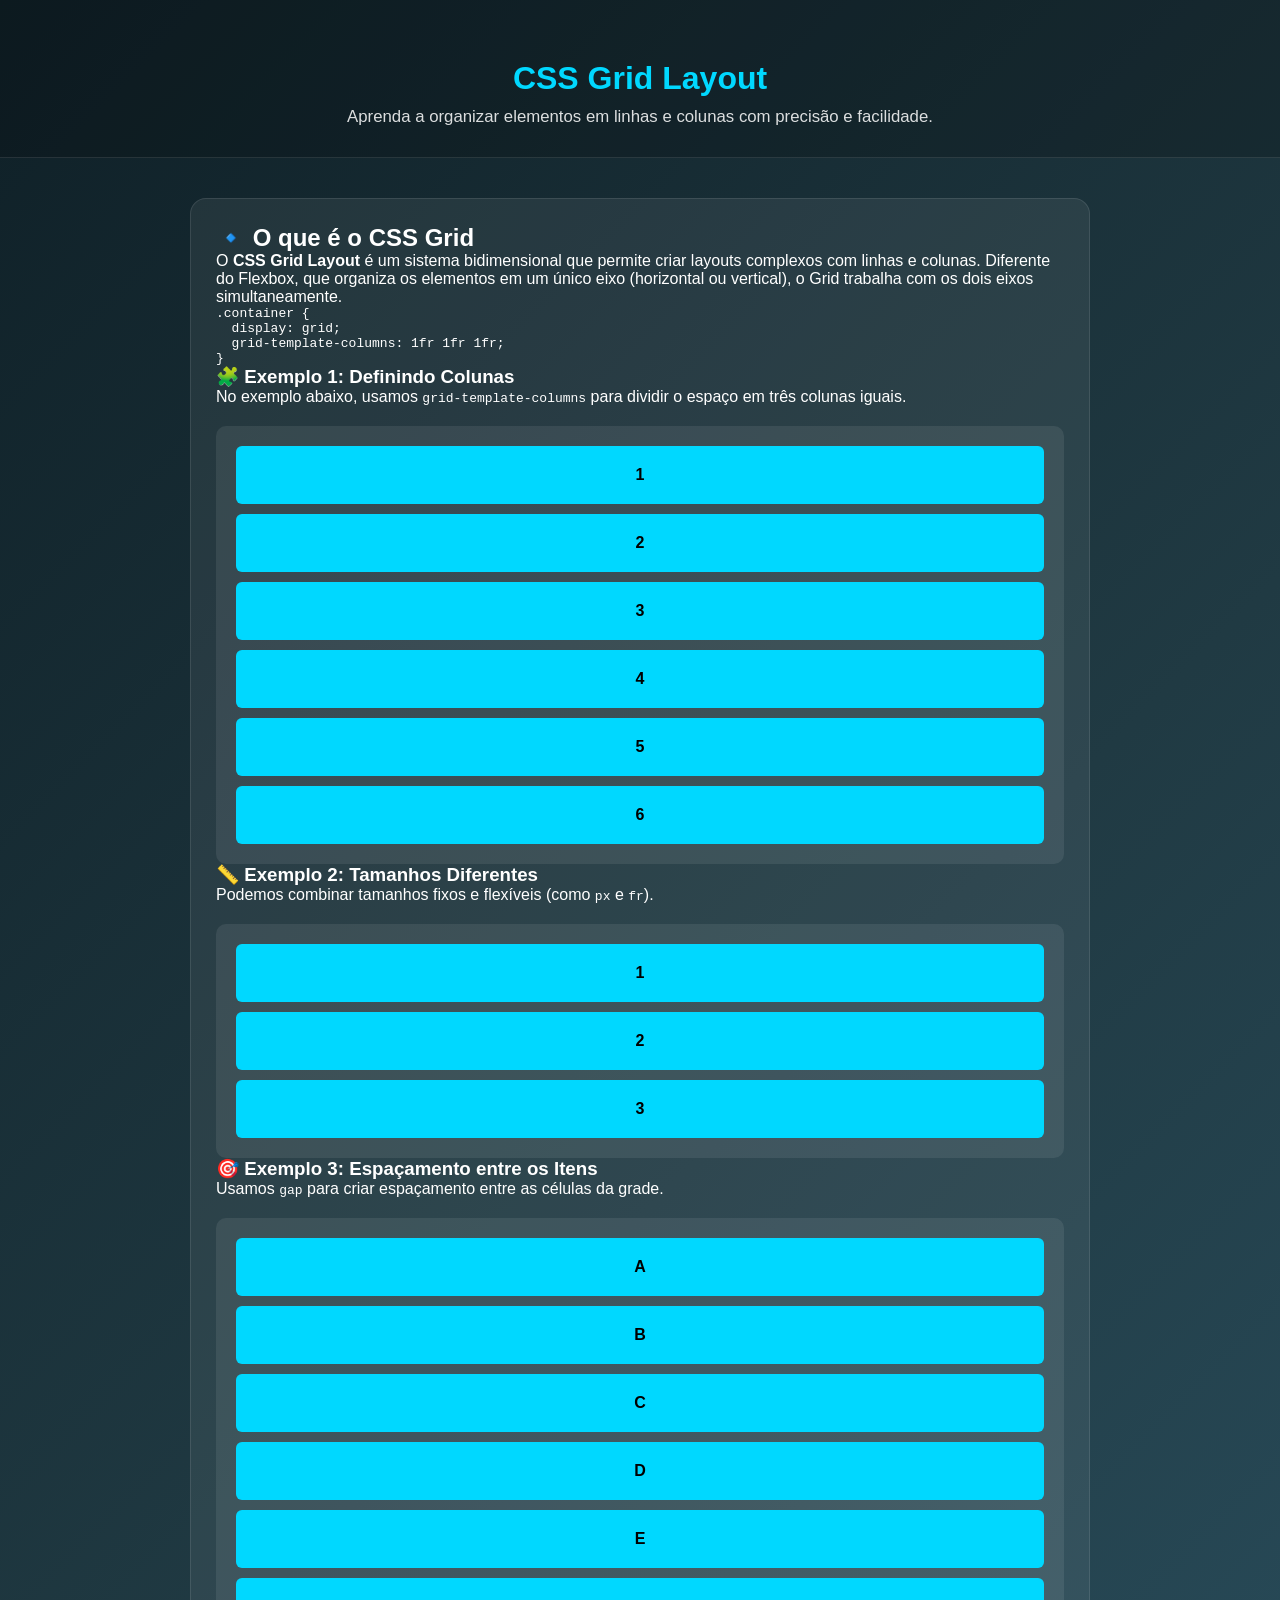
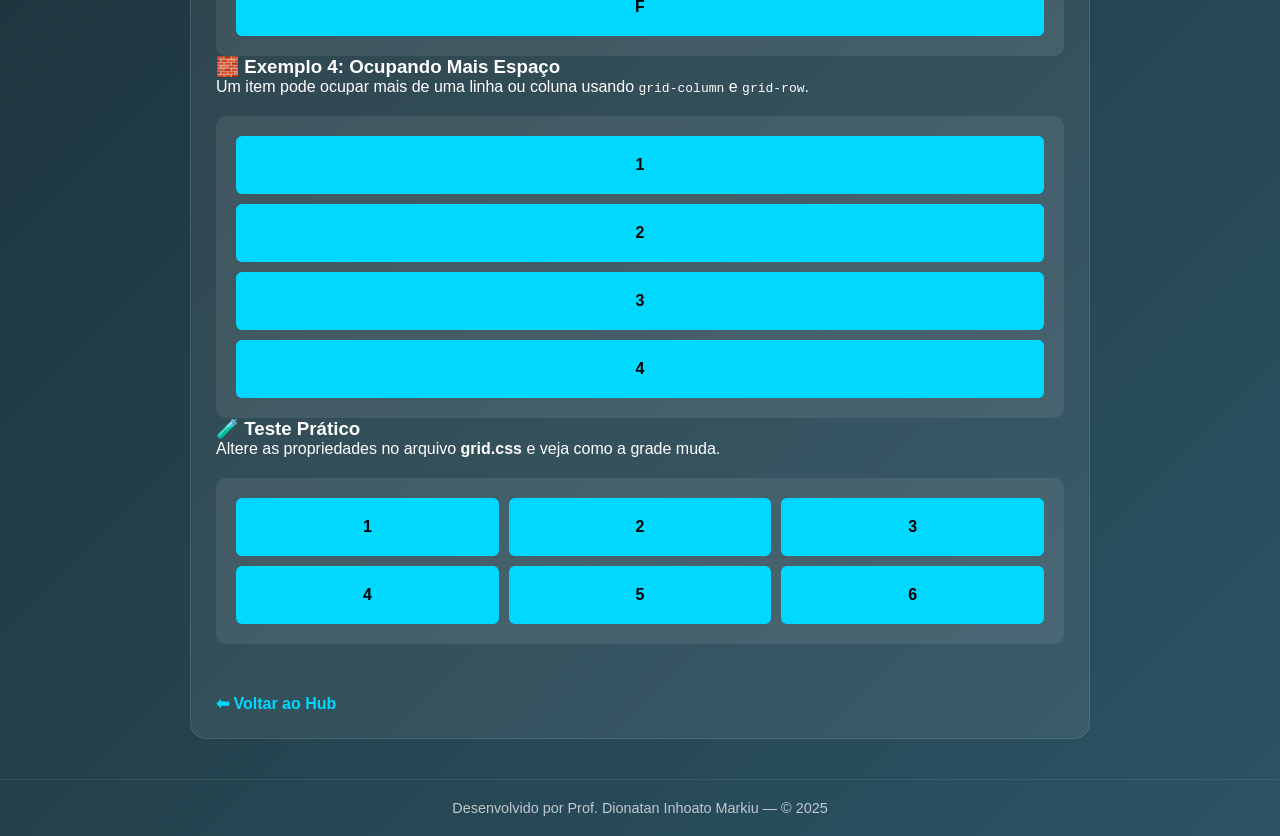
<file: grid.html>
<!DOCTYPE html>
<html lang="pt-BR">
<head>
  <meta charset="UTF-8" />
  <meta name="viewport" content="width=device-width, initial-scale=1.0" />
  <title>Grid Layout em CSS</title>
  <link rel="stylesheet" href="style.css" />
  <link rel="stylesheet" href="grid.css" />
</head>
<body>

  <header class="subpage-header">
    <h1>CSS Grid Layout</h1>
    <p>Aprenda a organizar elementos em linhas e colunas com precisão e facilidade.</p>
  </header>

  <main class="content-container">

    <section class="intro">
      <h2>🔹 O que é o CSS Grid</h2>
      <p>
        O <strong>CSS Grid Layout</strong> é um sistema bidimensional que permite criar layouts
        complexos com linhas e colunas. Diferente do Flexbox, que organiza os elementos
        em um único eixo (horizontal ou vertical), o Grid trabalha com os dois eixos simultaneamente.
      </p>

      <pre><code>.container {
  display: grid;
  grid-template-columns: 1fr 1fr 1fr;
}</code></pre>
    </section>

    <section class="example-section">
      <h3>🧩 Exemplo 1: Definindo Colunas</h3>
      <p>
        No exemplo abaixo, usamos <code>grid-template-columns</code> para dividir o espaço em três colunas iguais.
      </p>

      <div class="grid-example grid-three-cols">
        <div>1</div>
        <div>2</div>
        <div>3</div>
        <div>4</div>
        <div>5</div>
        <div>6</div>
      </div>
    </section>

    <section class="example-section">
      <h3>📏 Exemplo 2: Tamanhos Diferentes</h3>
      <p>
        Podemos combinar tamanhos fixos e flexíveis (como <code>px</code> e <code>fr</code>).
      </p>

      <div class="grid-example grid-mixed">
        <div>1</div>
        <div>2</div>
        <div>3</div>
      </div>
    </section>

    <section class="example-section">
      <h3>🎯 Exemplo 3: Espaçamento entre os Itens</h3>
      <p>Usamos <code>gap</code> para criar espaçamento entre as células da grade.</p>

      <div class="grid-example grid-gap">
        <div>A</div>
        <div>B</div>
        <div>C</div>
        <div>D</div>
        <div>E</div>
        <div>F</div>
      </div>
    </section>

    <section class="example-section">
      <h3>🧱 Exemplo 4: Ocupando Mais Espaço</h3>
      <p>
        Um item pode ocupar mais de uma linha ou coluna usando <code>grid-column</code> e <code>grid-row</code>.
      </p>

      <div class="grid-example grid-span">
        <div class="item1">1</div>
        <div class="item2">2</div>
        <div class="item3">3</div>
        <div class="item4">4</div>
      </div>
    </section>

    <section class="example-section">
      <h3>🧪 Teste Prático</h3>
      <p>
        Altere as propriedades no arquivo <strong>grid.css</strong> e veja como a grade muda.
      </p>

      <div class="test-grid">
        <div>1</div>
        <div>2</div>
        <div>3</div>
        <div>4</div>
        <div>5</div>
        <div>6</div>
      </div>
    </section>

    <a href="index.html" class="back-link">⬅ Voltar ao Hub</a>

  </main>

  <footer>
    <p>Desenvolvido por Prof. Dionatan Inhoato Markiu — © 2025</p>
  </footer>

</body>
</html>
</file>
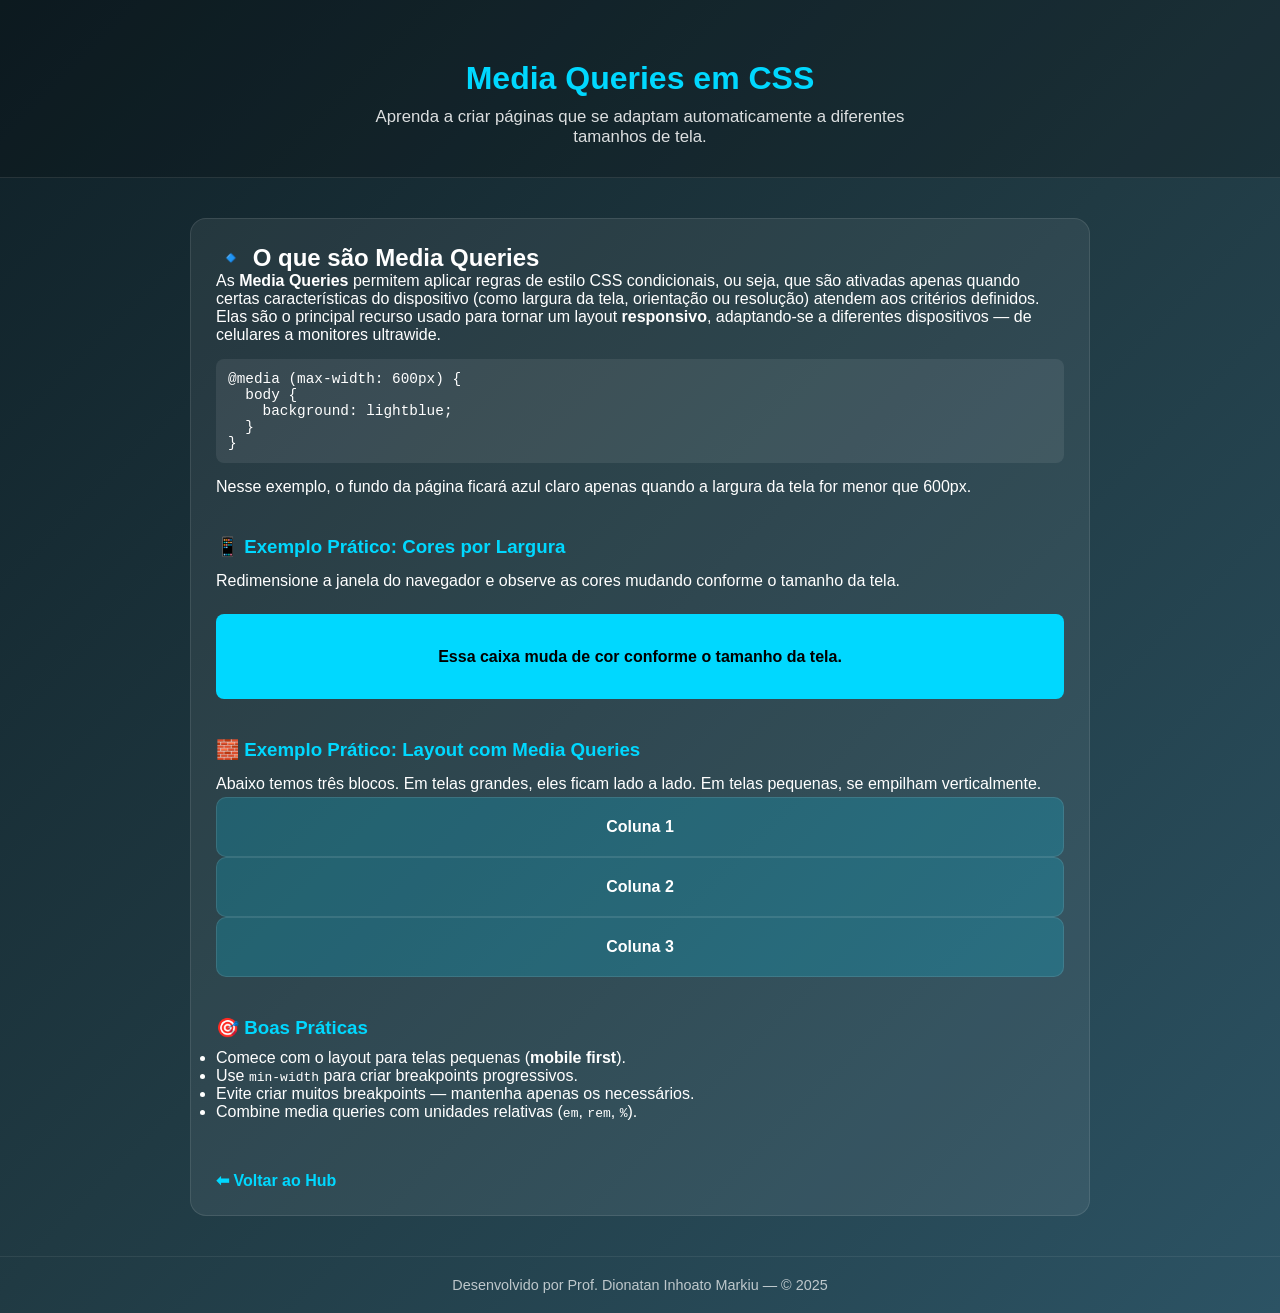
<file: media-queries.html>
<!DOCTYPE html>
<html lang="pt-BR">
<head>
  <meta charset="UTF-8" />
  <meta name="viewport" content="width=device-width, initial-scale=1.0" />
  <title>Media Queries em CSS</title>
  <link rel="stylesheet" href="style.css" />
  <link rel="stylesheet" href="media-queries.css" />
</head>
<body>

  <header class="subpage-header">
    <h1>Media Queries em CSS</h1>
    <p>Aprenda a criar páginas que se adaptam automaticamente a diferentes tamanhos de tela.</p>
  </header>

  <main class="content-container">

    <section class="intro">
      <h2>🔹 O que são Media Queries</h2>
      <p>
        As <strong>Media Queries</strong> permitem aplicar regras de estilo CSS condicionais, ou seja, que são ativadas
        apenas quando certas características do dispositivo (como largura da tela, orientação ou resolução)
        atendem aos critérios definidos.
      </p>
      <p>
        Elas são o principal recurso usado para tornar um layout <strong>responsivo</strong>, adaptando-se a
        diferentes dispositivos — de celulares a monitores ultrawide.
      </p>

      <pre><code>@media (max-width: 600px) {
  body {
    background: lightblue;
  }
}</code></pre>

      <p>
        Nesse exemplo, o fundo da página ficará azul claro apenas quando a largura da tela for
        menor que 600px.
      </p>
    </section>

    <section class="example-section">
      <h3>📱 Exemplo Prático: Cores por Largura</h3>
      <p>
        Redimensione a janela do navegador e observe as cores mudando conforme o tamanho da tela.
      </p>

      <div class="responsive-box">
        <p>Essa caixa muda de cor conforme o tamanho da tela.</p>
      </div>
    </section>

    <section class="example-section">
      <h3>🧱 Exemplo Prático: Layout com Media Queries</h3>
      <p>
        Abaixo temos três blocos. Em telas grandes, eles ficam lado a lado.  
        Em telas pequenas, se empilham verticalmente.
      </p>

      <div class="layout-example">
        <div class="col">Coluna 1</div>
        <div class="col">Coluna 2</div>
        <div class="col">Coluna 3</div>
      </div>
    </section>

    <section class="example-section">
      <h3>🎯 Boas Práticas</h3>
      <ul>
        <li>Comece com o layout para telas pequenas (<strong>mobile first</strong>).</li>
        <li>Use <code>min-width</code> para criar breakpoints progressivos.</li>
        <li>Evite criar muitos breakpoints — mantenha apenas os necessários.</li>
        <li>Combine media queries com unidades relativas (<code>em</code>, <code>rem</code>, <code>%</code>).</li>
      </ul>
    </section>

    <a href="index.html" class="back-link">⬅ Voltar ao Hub</a>

  </main>

  <footer>
    <p>Desenvolvido por Prof. Dionatan Inhoato Markiu — © 2025</p>
  </footer>

</body>
</html>
</file>
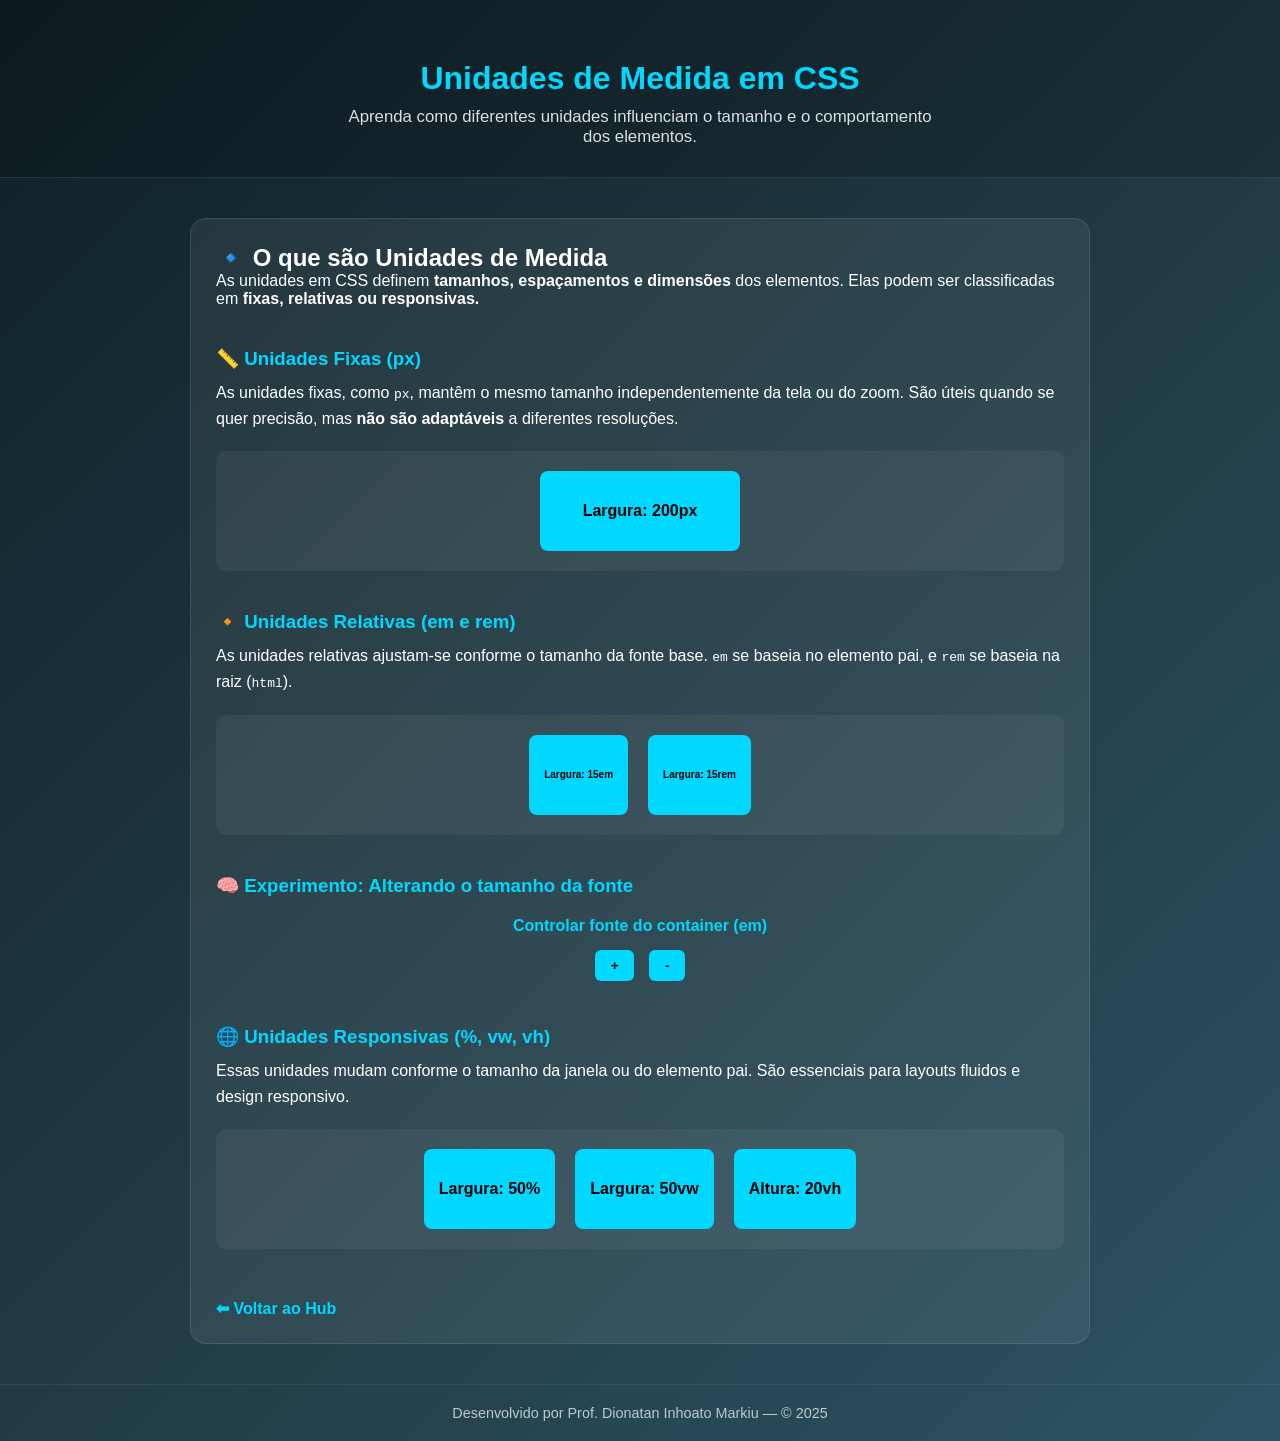
<file: unidades.html>
<!DOCTYPE html>
<html lang="pt-BR">
<head>
  <meta charset="UTF-8" />
  <meta name="viewport" content="width=device-width, initial-scale=1.0" />
  <title>Unidades de Medida em CSS</title>
  <link rel="stylesheet" href="style.css" />
  <link rel="stylesheet" href="unidades.css" />
</head>
<body>

  <header class="subpage-header">
    <h1>Unidades de Medida em CSS</h1>
    <p>Aprenda como diferentes unidades influenciam o tamanho e o comportamento dos elementos.</p>
  </header>

  <main class="content-container">

    <section class="intro">
      <h2>🔹 O que são Unidades de Medida</h2>
      <p>
        As unidades em CSS definem <strong>tamanhos, espaçamentos e dimensões</strong> dos elementos.  
        Elas podem ser classificadas em <strong>fixas, relativas ou responsivas.</strong>
      </p>
    </section>

    <!-- Unidades Fixas -->
    <section class="example-section">
      <h3>📏 Unidades Fixas (px)</h3>
      <p>
        As unidades fixas, como <code>px</code>, mantêm o mesmo tamanho independentemente da tela ou do zoom.  
        São úteis quando se quer precisão, mas <strong>não são adaptáveis</strong> a diferentes resoluções.
      </p>

      <div class="example-area fixed-example">
        <div class="box exemplo-fixo">Largura: 200px</div>
      </div>
    </section>

    <!-- Unidades Relativas -->
    <section class="example-section">
      <h3>🔸 Unidades Relativas (em e rem)</h3>
      <p>
        As unidades relativas ajustam-se conforme o tamanho da fonte base.  
        <code>em</code> se baseia no elemento pai, e <code>rem</code> se baseia na raiz (<code>html</code>).
      </p>

      <div class="example-area relative-example">
        <div class="box exemplo-em">Largura: 15em</div>
        <div class="box exemplo-rem">Largura: 15rem</div>
      </div>
    </section>

    <section class="example-section">
        <h3>🧠 Experimento: Alterando o tamanho da fonte</h3>

        <div class="font-controls">
            <div>
            <h4>Controlar fonte do container (em)</h4>
            <button id="aumentar-em">+</button>
            <button id="diminuir-em">-</button>
            </div>
        </div>
    </section>



    <!-- Unidades Responsivas -->
    <section class="example-section">
      <h3>🌐 Unidades Responsivas (%, vw, vh)</h3>
      <p>
        Essas unidades mudam conforme o tamanho da janela ou do elemento pai.  
        São essenciais para layouts fluidos e design responsivo.
      </p>

      <div class="example-area responsive-example">
        <div class="box exemplo-pct">Largura: 50%</div>
        <div class="box exemplo-vw">Largura: 50vw</div>
        <div class="box exemplo-vh">Altura: 20vh</div>
      </div>
    </section>

    <a href="index.html" class="back-link">⬅ Voltar ao Hub</a>

  </main>

  <footer>
    <p>Desenvolvido por Prof. Dionatan Inhoato Markiu — © 2025</p>
  </footer>

  
    <script src="unidades.js"></script>
</body>
</html>
</file>
<file: style.css>
/* ===== Reset e base ===== */
* {
  margin: 0;
  padding: 0;
  box-sizing: border-box;
}

body {
  font-family: "Segoe UI", Arial, sans-serif;
  background: linear-gradient(135deg, #0f2027, #203a43, #2c5364);
  color: #fff;
  min-height: 100vh;
  display: flex;
  flex-direction: column;
}

/* ===== Cabeçalho ===== */
header {
  text-align: center;
  padding: 60px 20px 30px;
}

header h1 {
  font-size: 2.4rem;
  color: #00d8ff;
  margin-bottom: 10px;
}

header p {
  font-size: 1.1rem;
  opacity: 0.85;
  max-width: 600px;
  margin: 0 auto;
}

/* ===== Container principal ===== */
.hub-container {
  display: grid;
  grid-template-columns: repeat(auto-fit, minmax(260px, 1fr));
  gap: 25px;
  width: 90%;
  max-width: 1200px;
  margin: 40px auto 60px;
}

/* ===== Cards ===== */
.card {
  background: rgba(255, 255, 255, 0.07);
  border: 1px solid rgba(255, 255, 255, 0.1);
  border-radius: 16px;
  padding: 25px;
  text-decoration: none;
  color: #fff;
  transition: all 0.3s ease;
  display: flex;
  flex-direction: column;
  justify-content: space-between;
  box-shadow: 0 4px 12px rgba(0,0,0,0.2);
}

.card:hover {
  background: rgba(0, 216, 255, 0.15);
  transform: translateY(-5px);
  box-shadow: 0 6px 16px rgba(0, 216, 255, 0.2);
}

.card h2 {
  color: #00d8ff;
  margin-bottom: 10px;
  font-size: 1.4rem;
}

.card p {
  font-size: 0.95rem;
  line-height: 1.5;
  opacity: 0.9;
}

/* ===== Rodapé ===== */
footer {
  text-align: center;
  padding: 20px;
  font-size: 0.9rem;
  opacity: 0.7;
  margin-top: auto;
  border-top: 1px solid rgba(255,255,255,0.1);
}



.subpage-header {
  text-align: center;
  padding: 60px 20px 30px;
  background: rgba(0, 0, 0, 0.2);
  border-bottom: 1px solid rgba(255, 255, 255, 0.1);
}

.subpage-header h1 {
  color: #00d8ff;
  font-size: 2rem;
  margin-bottom: 10px;
}

.subpage-header p {
  max-width: 600px;
  margin: 0 auto;
  opacity: 0.85;
  font-size: 1.05rem;
}

.content-container {
  width: 90%;
  max-width: 900px;
  margin: 40px auto;
  background: rgba(255, 255, 255, 0.07);
  border: 1px solid rgba(255, 255, 255, 0.1);
  border-radius: 16px;
  padding: 25px;
}


/* ===== Link de volta ===== */
.back-link {
  display: inline-block;
  margin-top: 50px;
  text-decoration: none;
  color: #00d8ff;
  font-weight: bold;
  transition: color 0.3s;
}

.back-link:hover {
  color: #fff;
}

/* ===== Responsividade ===== */
@media (max-width: 600px) {
  header h1 {
    font-size: 1.8rem;
  }

  header p {
    font-size: 1rem;
  }

  .card {
    padding: 20px;
  }
}
</file>
<file: guia.css>
/* =====================================================
   guia.css — estilos compartilhados das páginas
   "Flexbox na Prática" e "Grid na Prática"
   ===================================================== */

/* ===== Tipografia e blocos de texto ===== */
.guia h2 {
  color: #00d8ff;
  margin: 40px 0 12px;
  font-size: 1.5rem;
}

.guia h3 {
  color: #fff;
  margin: 28px 0 8px;
  font-size: 1.15rem;
}

.guia p {
  line-height: 1.7;
  margin: 10px 0;
  opacity: 0.92;
}

.guia ul,
.guia ol {
  margin: 10px 0 10px 22px;
  line-height: 1.7;
}

/* ===== Código ===== */
.guia code {
  background: rgba(0, 0, 0, 0.35);
  color: #9be7ff;
  padding: 2px 6px;
  border-radius: 4px;
  font-family: Consolas, "Courier New", monospace;
  font-size: 0.92em;
}

.guia pre {
  background: rgba(0, 0, 0, 0.4);
  border: 1px solid rgba(255, 255, 255, 0.1);
  border-radius: 10px;
  padding: 16px;
  margin: 12px 0;
  overflow-x: auto;
  line-height: 1.5;
}

.guia pre code {
  background: none;
  padding: 0;
}

/* ===== Sumário (links âncora) ===== */
.sumario {
  display: flex;
  flex-wrap: wrap;
  gap: 10px;
  margin-bottom: 10px;
}

.sumario a {
  text-decoration: none;
  color: #00d8ff;
  border: 1px solid rgba(0, 216, 255, 0.4);
  border-radius: 999px;
  padding: 6px 14px;
  font-size: 0.9rem;
  transition: all 0.3s ease;
}

.sumario a:hover {
  background: rgba(0, 216, 255, 0.15);
  color: #fff;
}

/* ===== Caixa de dica ===== */
.dica {
  border-left: 4px solid #00d8ff;
  background: rgba(0, 216, 255, 0.08);
  border-radius: 0 10px 10px 0;
  padding: 12px 16px;
  margin: 14px 0;
  line-height: 1.6;
}

/* ===== Tabelas ===== */
.tabela-wrap {
  overflow-x: auto;
  margin: 14px 0;
}

.guia table {
  width: 100%;
  min-width: 520px;
  border-collapse: collapse;
}

.guia th,
.guia td {
  text-align: left;
  padding: 10px 12px;
  border-bottom: 1px solid rgba(255, 255, 255, 0.12);
  vertical-align: top;
  font-size: 0.95rem;
  line-height: 1.5;
}

.guia th {
  color: #00d8ff;
}

/* ===== Demonstrações (base) ===== */
.rotulo {
  margin: 18px 0 0;
  font-size: 0.95rem;
}

.demo {
  background: rgba(255, 255, 255, 0.08);
  border-radius: 10px;
  padding: 15px;
  margin-top: 8px;
}

.demo > div {
  background: #00d8ff;
  color: #000;
  font-weight: bold;
  border-radius: 6px;
  text-align: center;
  padding: 12px 18px;
}

/* ===== Navegação entre páginas ===== */
.navegacao {
  display: flex;
  flex-wrap: wrap;
  justify-content: space-between;
  gap: 10px;
  margin-top: 50px;
}

.navegacao .back-link {
  margin-top: 0;
}

/* ===== Responsividade ===== */
@media (max-width: 600px) {
  .content-container {
    padding: 18px;
  }

  .guia h2 {
    font-size: 1.3rem;
  }
}
</file>
<file: flexbox-guia.css>
/* =====================================================
   flexbox-guia.css — demonstrações da página Flexbox
   ===================================================== */

/* ===== Base: todo exemplo é um contêiner flex ===== */
.fx {
  display: flex;
  gap: 10px;
}

.fx > div {
  min-width: 56px;
}

/* ===== flex-direction ===== */
.fx-row            { flex-direction: row; }
.fx-row-reverse    { flex-direction: row-reverse; }
.fx-column         { flex-direction: column; }
.fx-column-reverse { flex-direction: column-reverse; }

/* ===== flex-wrap ===== */
.fx-nowrap { flex-wrap: nowrap; overflow-x: auto; }
.fx-wrap   { flex-wrap: wrap; }

.fx-nowrap > div,
.fx-wrap > div {
  flex: 0 0 120px;
}

/* ===== justify-content (eixo principal) ===== */
.jc-start   { justify-content: flex-start; }
.jc-center  { justify-content: center; }
.jc-end     { justify-content: flex-end; }
.jc-between { justify-content: space-between; }
.jc-around  { justify-content: space-around; }
.jc-evenly  { justify-content: space-evenly; }

/* ===== align-items (eixo transversal) ===== */
.fx-align {
  min-height: 120px;
}

.ai-stretch  { align-items: stretch; }
.ai-start    { align-items: flex-start; }
.ai-center   { align-items: center; }
.ai-end      { align-items: flex-end; }
.ai-baseline { align-items: baseline; }

.fonte-p { font-size: 1rem; }
.fonte-m { font-size: 1.4rem; }
.fonte-g { font-size: 2rem; }

/* ===== align-content (várias linhas) ===== */
.fx-ac {
  flex-wrap: wrap;
  height: 220px;
  align-content: space-between;
}

.fx-ac > div {
  flex: 0 0 30%;
}

/* ===== flex-grow ===== */
.grow-1 { flex-grow: 1; }
.grow-2 { flex-grow: 2; }

/* ===== flex-shrink ===== */
.fx-shrink {
  overflow-x: auto;
}

.fx-shrink > div {
  flex-basis: 400px;
}

.shrink-0 { flex-shrink: 0; }

/* ===== flex-basis ===== */
.fx-basis { overflow-x: auto; }   /* em telas estreitas, rola em vez de estourar */

.basis-100 { flex: 0 0 100px; }
.basis-200 { flex: 0 0 200px; }
.basis-resto { flex: 1; }

/* ===== align-self ===== */
.fx-self {
  min-height: 150px;
  align-items: flex-start;
}

.self-center  { align-self: center; }
.self-end     { align-self: flex-end; }
.self-stretch { align-self: stretch; }

/* ===== order ===== */
.ordem-1 { order: 1; }
.ordem-2 { order: 2; }
.ordem-3 { order: 3; }

/* ===== Aplicação 1: centralizar ===== */
.fx-centro {
  height: 160px;
  justify-content: center;
  align-items: center;
}

/* ===== Aplicação 2: barra de navegação ===== */
.nav-demo {
  display: flex;
  flex-wrap: wrap;
  align-items: center;
  gap: 16px;
  background: rgba(255, 255, 255, 0.08);
  border-radius: 10px;
  padding: 14px 18px;
  margin-top: 8px;
}

.nav-demo .logo {
  color: #00d8ff;
  font-size: 1.1rem;
}

.nav-demo .empurra {
  margin-left: auto;
}

/* ===== Aplicação 3: cards que quebram linha ===== */
.fx-cards {
  flex-wrap: wrap;
}

.fx-cards > div {
  flex: 1 1 180px;
  padding: 24px 18px;
}

/* ===== Teste prático ===== */
.fx-lab {
  display: flex;
  gap: 10px;
  min-height: 160px;
  /* ALTERE AQUI: justify-content, align-items, flex-wrap, flex-direction... */
}

.fx-lab > div {
  width: 90px;
}

/* ===== Responsividade ===== */
@media (max-width: 600px) {
  .fx-ac {
    height: 260px;
  }
}
</file>
<file: flexbox.css>
/* ===== Exemplo base ===== */
.flex-example {
  display: flex;
  background: rgba(255, 255, 255, 0.08);
  padding: 20px;
  border-radius: 10px;
  margin-top: 20px;
  gap: 10px;
  min-height: 100px;
}

.flex-example div {
  background: #00d8ff;
  color: #000;
  font-weight: bold;
  border-radius: 6px;
  text-align: center;
  flex: 1;
  padding: 15px 0;
}

/* ===== Exemplo 1: Direção ===== */
.direction-row {
  flex-direction: row;
}

.direction-column {
  
}

/* ===== Exemplo 2: Alinhamento ===== */
.center-example {
  
  
}

/* ===== Exemplo 3: Flex Wrap ===== */
.flex-wrap {
  
}

.flex-wrap div {
  flex: 0 0 150px;
}

/* ===== Teste prático ===== */
.test-area {
  display: flex;
  gap: 15px;
  background: rgba(255, 255, 255, 0.08);
  padding: 20px;
  border-radius: 10px;
  margin-top: 20px;
  justify-content: center;
  align-items: center;
}

.test-area .box {
  background: #00d8ff;
  color: #000;
  font-weight: bold;
  border-radius: 6px;
  width: 80px;
  height: 80px;
  display: flex;
  justify-content: center;
  align-items: center;
}

/* ===== Responsividade simples ===== */
@media (max-width: 700px) {
  .test-area {
    flex-direction: column;
  }
}
</file>
<file: fundamentos.css>
.intro h2 {
  color: #00d8ff;
  margin-bottom: 15px;
}

.intro ul {
  margin: 15px 0 20px 25px;
  line-height: 1.6;
}

.intro blockquote {
  background: rgba(255, 255, 255, 0.08);
  border-left: 4px solid #00d8ff;
  padding: 10px 15px;
  margin-top: 20px;
  font-style: italic;
  opacity: 0.9;
}

/* ===== Seção prática ===== */
.practice {
  margin-top: 60px;
}

.practice h2 {
  color: #00d8ff;
  margin-bottom: 10px;
}

.test-area {
  display: flex;
  justify-content: space-around;
  flex-wrap: wrap;
  gap: 20px;
  margin-top: 20px;
}

.box {
  width: 120px;
  height: 120px;
  display: flex;
  align-items: center;
  justify-content: center;
  font-weight: bold;
  border-radius: 8px;
  color: #fff;
}

/* Essas são as classes que o aluno vai editar */
.exemplo1 {
  background: #00d8ff;
}

.exemplo2 {
  background: #ff8c00;
}

.exemplo3 {
  background: #32cd32;
}


/* ===== Responsividade ===== */
@media (max-width: 600px) {
  .test-area {
    flex-direction: column;
    align-items: center;
  }

  .box {
    width: 80%;
  }
}
</file>
<file: grid-guia.css>
/* =====================================================
   grid-guia.css — demonstrações da página Grid
   ===================================================== */

/* ===== Base: todo exemplo é um contêiner grid ===== */
.gd {
  display: grid;
  gap: 10px;
}

/* Centraliza o texto dentro de cada célula */
.gd > div {
  display: grid;
  place-items: center;
}

/* ===== Colunas ===== */
.gd-3col {
  grid-template-columns: repeat(3, 1fr);
}

.gd-fixo-fr {
  grid-template-columns: 120px 1fr;
}

.gd-proporcao {
  grid-template-columns: 1fr 2fr 1fr;
}

/* ===== Linhas ===== */
.gd-linhas {
  grid-template-columns: repeat(3, 1fr);
  grid-template-rows: 60px 110px;
}

.gd-auto-rows {
  grid-template-columns: repeat(3, 1fr);
  grid-auto-rows: 70px;
}

/* ===== gap ===== */
.gd-gap {
  grid-template-columns: repeat(3, 1fr);
  gap: 25px 10px;   /* linha | coluna */
}

/* ===== Posicionamento por linhas de grade ===== */
.gd-span {
  grid-template-columns: repeat(3, 1fr);
}

.gd-span .sp-a {
  grid-column: 1 / 3;   /* da linha 1 até a linha 3 = 2 colunas */
  grid-row: 1;
}

.gd-span .sp-c {
  grid-column: 1;
  grid-row: 2 / 4;      /* da linha 2 até a linha 4 = 2 linhas */
}

.gd-span-total {
  grid-template-columns: repeat(3, 1fr);
}

.gd-span-total .sp-titulo {
  grid-column: 1 / -1;  /* da primeira à última linha de grade */
}

/* ===== grid-template-areas ===== */
.gd-areas {
  grid-template-columns: 1fr 3fr;
  grid-template-areas:
    "topo   topo"
    "menu   conteudo"
    "rodape rodape";
}

.gd-areas .topo     { grid-area: topo; }
.gd-areas .menu     { grid-area: menu; }
.gd-areas .conteudo { grid-area: conteudo; min-height: 100px; }
.gd-areas .rodape   { grid-area: rodape; }

/* ===== Alinhamento dentro das células ===== */
.gd-alinha {
  grid-template-columns: repeat(3, 1fr);
  grid-auto-rows: 70px;
}

.al-centro { place-items: center; }
.al-inicio { place-items: start; }
.al-fim    { place-items: end; }

/* ===== Colunas automáticas ===== */
.gd-fit {
  grid-template-columns: repeat(auto-fit, minmax(140px, 1fr));
}

.gd-fill {
  grid-template-columns: repeat(auto-fill, minmax(140px, 1fr));
}

.gd-auto {
  grid-template-columns: repeat(auto-fit, minmax(140px, 1fr));
}

/* ===== Responsivo com media query ===== */
.gd-resp {
  grid-template-columns: repeat(3, 1fr);
}

/* ===== Teste prático ===== */
.gd-lab {
  display: grid;
  gap: 10px;
  grid-template-columns: repeat(3, 1fr);
  /* ALTERE AQUI: grid-template-columns, grid-template-rows, gap, place-items... */
}

.gd-lab > div {
  padding: 20px 0;
}

/* ===== Responsividade ===== */
@media (max-width: 600px) {
  .gd-areas {
    grid-template-columns: 1fr;
    grid-template-areas:
      "topo"
      "menu"
      "conteudo"
      "rodape";
  }

  .gd-resp {
    grid-template-columns: 1fr;
  }
}
</file>
<file: grid.css>
/* ===== Estilo base das grades ===== */
.grid-example {
  background: rgba(255, 255, 255, 0.08);
  border-radius: 10px;
  padding: 20px;
  margin-top: 20px;
  display: grid;
  gap: 10px;
}

.grid-example div {
  background: #00d8ff;
  color: #000;
  font-weight: bold;
  text-align: center;
  padding: 20px 0;
  border-radius: 6px;
}

/* ===== Exemplo 1 ===== */
.grid-three-cols {
  
}

/* ===== Exemplo 2 ===== */
.grid-mixed {
  
}

/* ===== Exemplo 3 ===== */
.grid-gap {
  
}

/* ===== Exemplo 4 ===== */
.grid-span {
  
}

.grid-span .item1 {
  
}

.grid-span .item3 {
  
}

/* ===== Teste prático ===== */
.test-grid {
  margin-top: 20px;
  background: rgba(255, 255, 255, 0.08);
  border-radius: 10px;
  padding: 20px;
  display: grid;
  grid-template-columns: repeat(3, 1fr);
  gap: 10px;
}

.test-grid div {
  background: #00d8ff;
  color: #000;
  font-weight: bold;
  text-align: center;
  padding: 20px 0;
  border-radius: 6px;
}

/* ===== Responsividade ===== */
</file>
<file: media-queries.css>
/* ===== Estrutura das seções ===== */
.example-section {
  margin-top: 40px;
}

.example-section h3 {
  color: #00d8ff;
  margin-bottom: 10px;
}

.example-section p {
  line-height: 1.6;
}

pre {
  background: rgba(255, 255, 255, 0.08);
  padding: 12px;
  border-radius: 8px;
  overflow-x: auto;
  font-size: 0.9rem;
  margin: 15px 0;
}

/* ===== Exemplo de cor responsiva ===== */
.responsive-box {
  margin-top: 20px;
  padding: 30px;
  border-radius: 8px;
  background: #00d8ff;
  text-align: center;
  font-weight: bold;
  color: #000;
  transition: background 0.3s;
}

/* ===== Exemplo de layout ===== */
.layout-example {
  



}

.col {
  


  background: rgba(0, 216, 255, 0.2);
  border: 1px solid rgba(255, 255, 255, 0.1);
  padding: 20px;
  text-align: center;
  border-radius: 10px;
  font-weight: bold;
}

/* ===== Breakpoints (pontos de quebra) ===== */
</file>
<file: unidades.css>
/* ===== Estrutura das seções ===== */
.example-section {
  margin-top: 40px;
}

.example-section h3 {
  color: #00d8ff;
  margin-bottom: 10px;
}

.example-section p {
  line-height: 1.6;
}

.example-area {
  margin-top: 20px;
  padding: 20px;
  background: rgba(255, 255, 255, 0.05);
  border-radius: 10px;
  display: flex;
  flex-wrap: wrap;
  gap: 20px;
  justify-content: center;
}

/* ===== Boxes de exemplo ===== */
.box {
  background: #00d8ff;
  color: #000;
  font-weight: bold;
  display: flex;
  align-items: center;
  justify-content: center;
  border-radius: 8px;
  padding: 15px;
  min-height: 80px;
}

/* ===== Exemplos em sala ===== */
.exemplo-fixo {
  width: 200px;
}

.relative-example {
  font-size: 10px;
}

.exemplo-em {
  
}

.exemplo-rem {
  
}

.exemplo-pct {
  
}

.exemplo-vw {
  
}

.exemplo-vh {
  
}


/* botões */

.font-controls {
  display: flex;
  flex-wrap: wrap;
  gap: 30px;
  margin-top: 20px;
  justify-content: center;
  text-align: center;
}

.font-controls button {
  background: #00d8ff;
  border: none;
  color: #000;
  font-weight: bold;
  padding: 8px 16px;
  border-radius: 6px;
  margin: 5px;
  cursor: pointer;
  transition: all 0.3s ease;
}

.font-controls button:hover {
  background: #fff;
  color: #00d8ff;
}

.font-controls h4 {
  margin-bottom: 10px;
  color: #00d8ff;
}


/* ===== Responsividade ===== */
@media (max-width: 600px) {
  .example-area {
    flex-direction: column;
  }

  .exemplo-vw,
  .exemplo-vh {
    width: 90%;
  }
}
</file>
